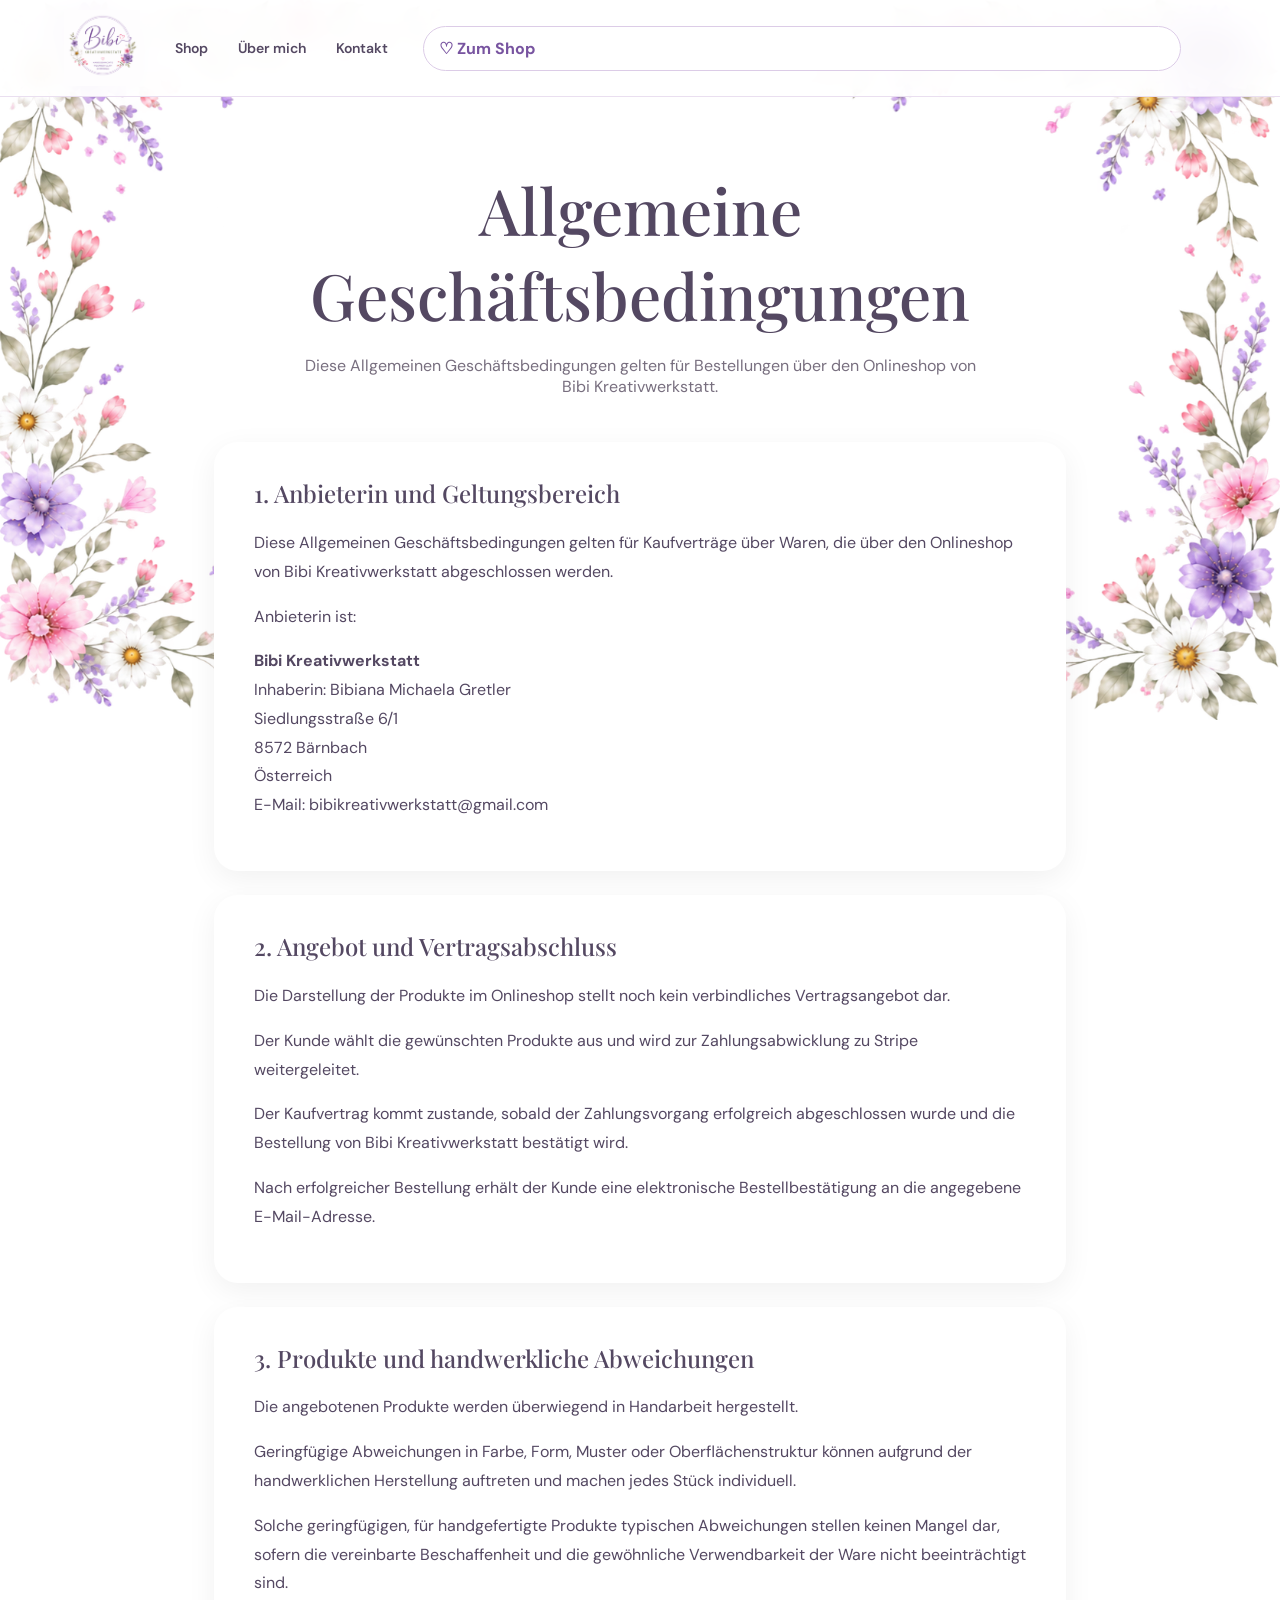
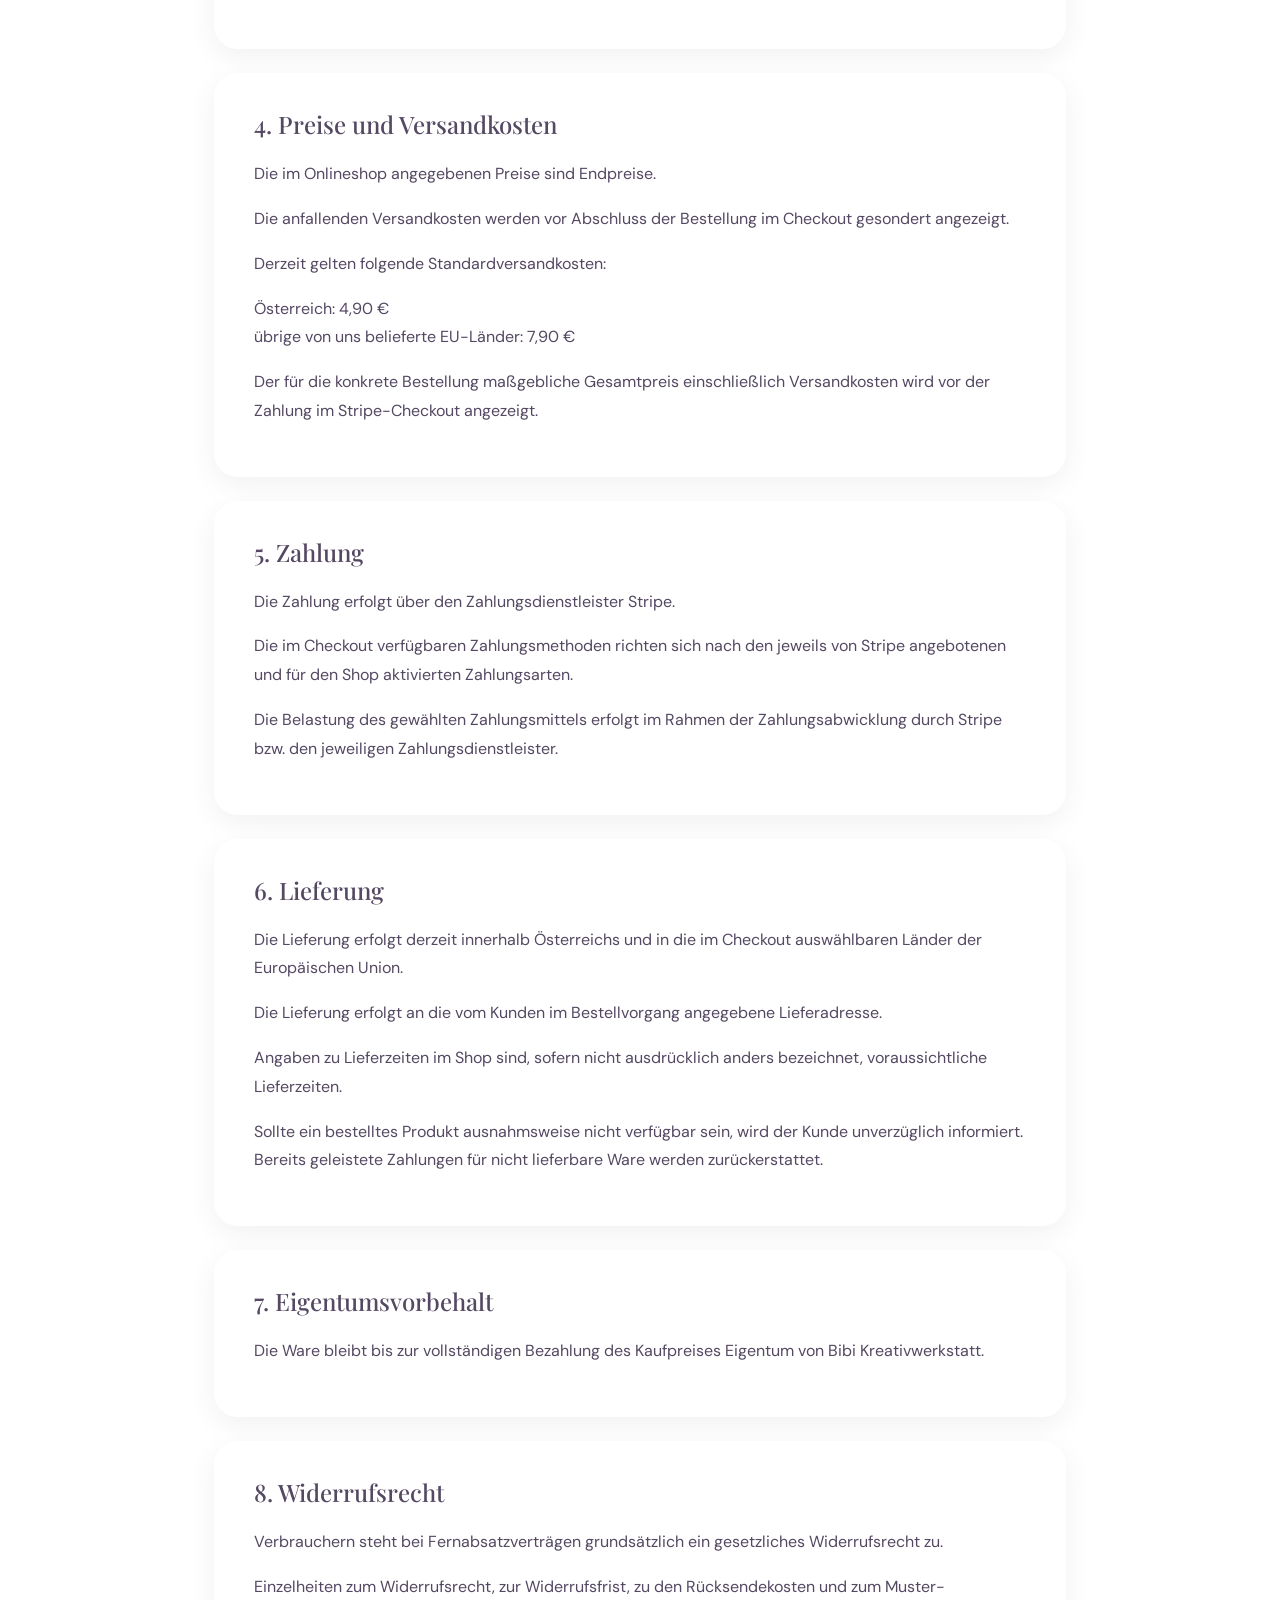
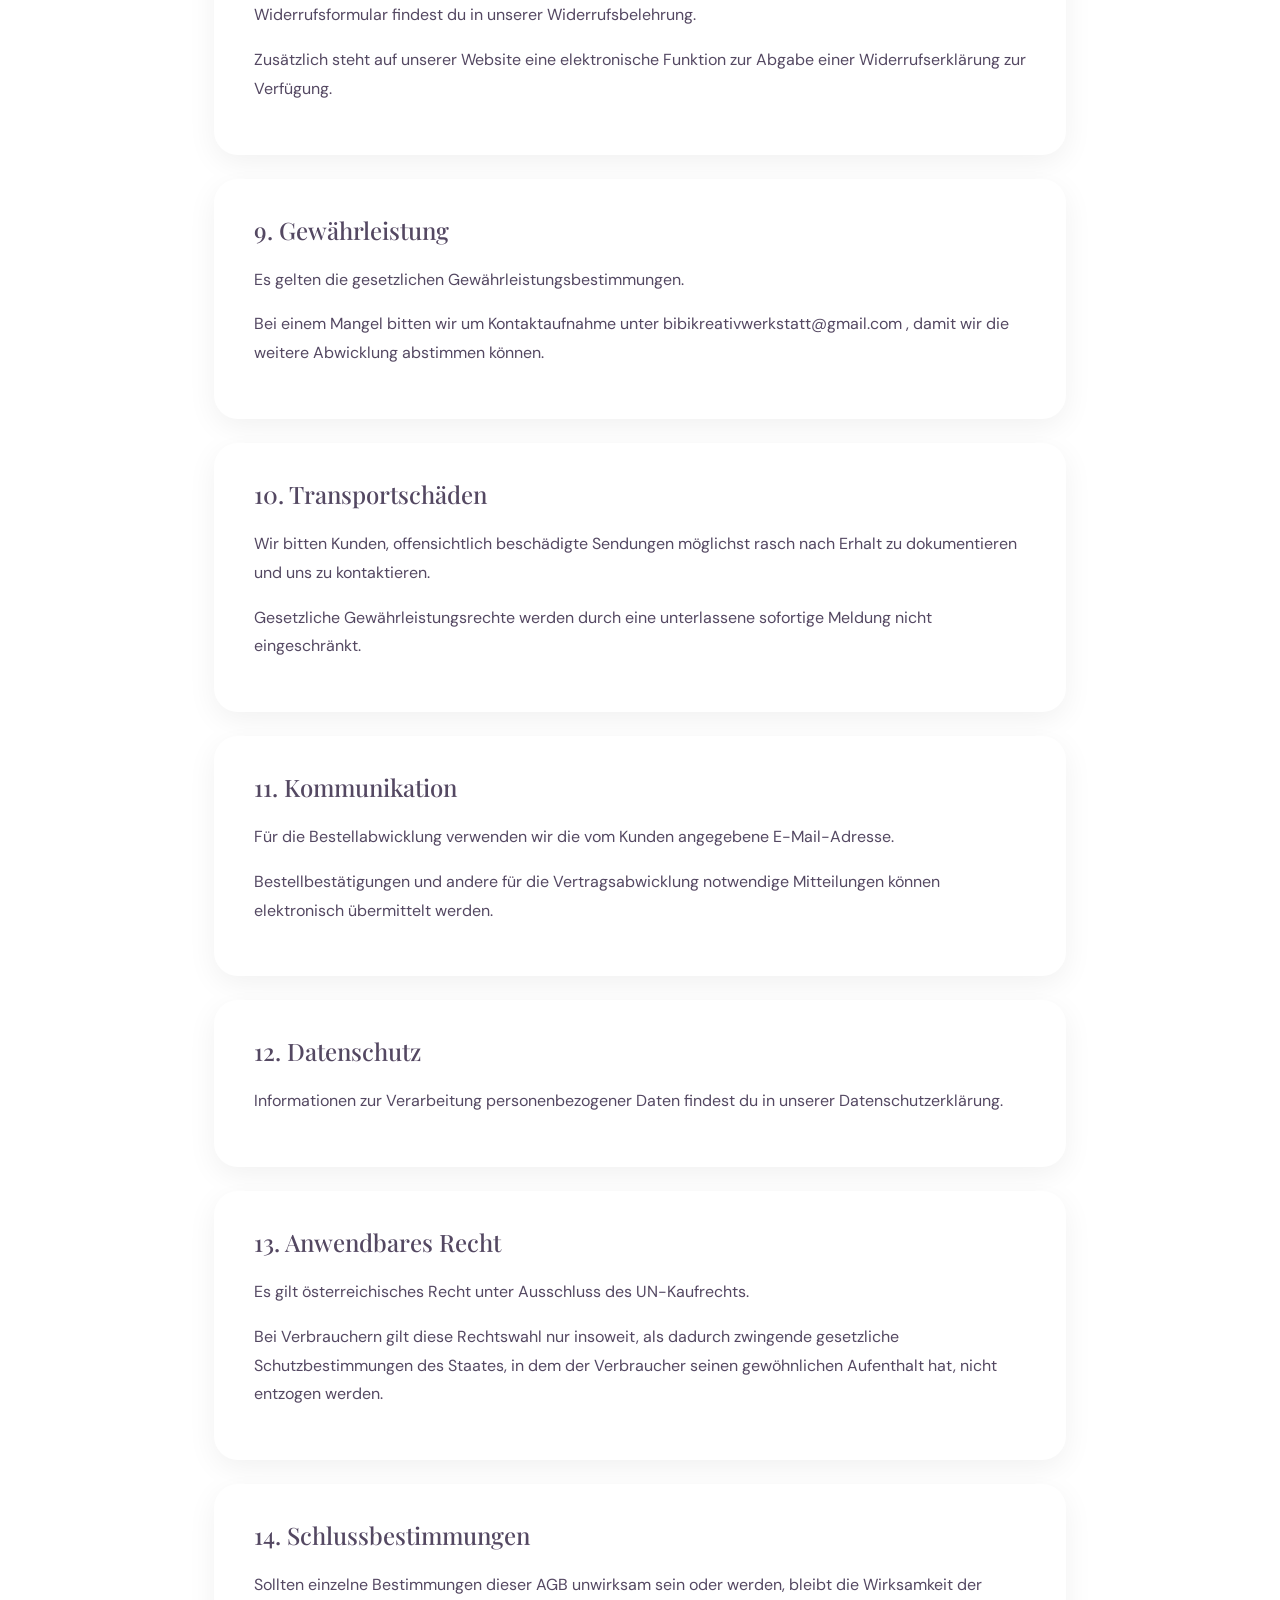
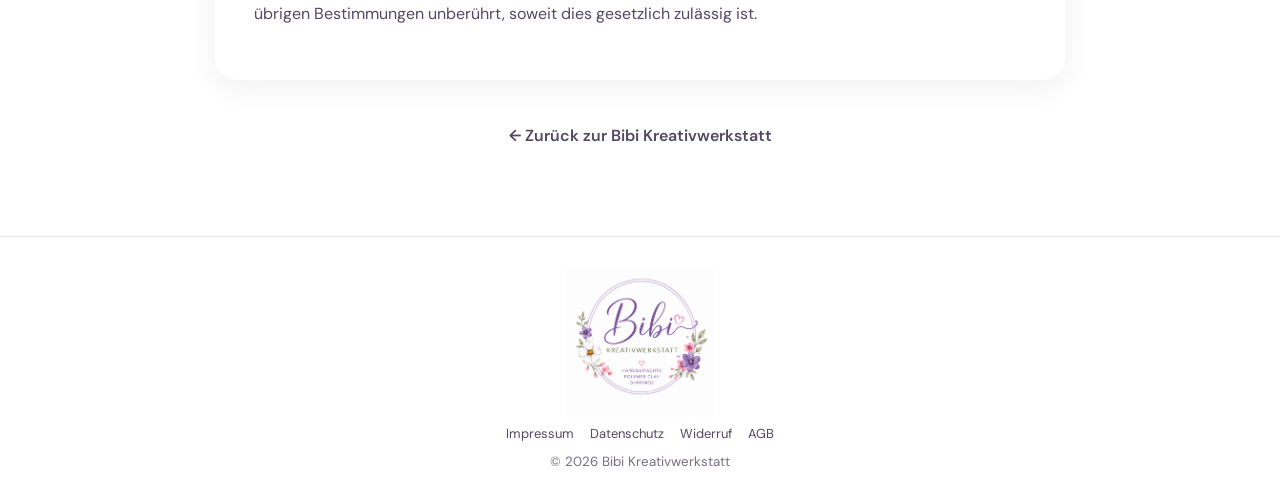
<file: agb.html>
<!DOCTYPE html>
<html lang="de">
<head>
  <meta charset="UTF-8">
  <meta name="viewport" content="width=device-width, initial-scale=1.0">

  <title>AGB | Bibi Kreativwerkstatt</title>

  <link rel="preconnect" href="https://fonts.googleapis.com">
  <link rel="preconnect" href="https://fonts.gstatic.com" crossorigin>
  <link href="https://fonts.googleapis.com/css2?family=DM+Sans:wght@400;500;600;700&family=Great+Vibes&family=Playfair+Display:wght@500;600&display=swap" rel="stylesheet">
  <link rel="stylesheet" href="styles.css">

  <style>
    .legal-page {
      max-width: 900px;
      margin: 0 auto;
      padding: 70px 24px 90px;
    }

    .legal-page h1 {
      font-family: "Playfair Display", serif;
      text-align: center;
      font-size: clamp(2.5rem, 6vw, 4rem);
      margin: 0 0 18px;
    }

    .legal-intro {
      text-align: center;
      max-width: 700px;
      margin: 0 auto 45px;
      color: var(--muted, #786f7f);
    }

    .legal-card {
      background: #fff;
      border-radius: 24px;
      padding: 35px 40px;
      margin-bottom: 24px;
      box-shadow: 0 8px 30px rgba(0,0,0,.06);
    }

    .legal-card h2 {
      font-family: "Playfair Display", serif;
      margin-top: 0;
    }

    .legal-card p,
    .legal-card li {
      line-height: 1.8;
    }

    .legal-card a {
      color: inherit;
    }

    .legal-back {
      display: block;
      width: fit-content;
      margin: 45px auto 0;
      text-decoration: none;
      font-weight: 600;
    }

    @media (max-width: 600px) {
      .legal-page {
        padding: 45px 18px 70px;
      }

      .legal-card {
        padding: 26px 22px;
      }
    }
  </style>
</head>

<body>

<header class="header">
  <a href="index.html#start" class="logo-link">
    <img src="logo.png" alt="Bibi Kreativwerkstatt Logo">
  </a>

  <nav>
    <a href="index.html#shop">Shop</a>
    <a href="index.html#ueber">Über mich</a>
    <a href="index.html#kontakt">Kontakt</a>
  </nav>

  <a href="index.html" class="cart-btn">♡ Zum Shop</a>
</header>

<main class="legal-page">

  <h1>Allgemeine Geschäftsbedingungen</h1>

  <p class="legal-intro">
    Diese Allgemeinen Geschäftsbedingungen gelten für Bestellungen
    über den Onlineshop von Bibi Kreativwerkstatt.
  </p>

  <div class="legal-card">
    <h2>1. Anbieterin und Geltungsbereich</h2>

    <p>
      Diese Allgemeinen Geschäftsbedingungen gelten für
      Kaufverträge über Waren, die über den Onlineshop
      von Bibi Kreativwerkstatt abgeschlossen werden.
    </p>

    <p>
      Anbieterin ist:
    </p>

    <p>
      <strong>Bibi Kreativwerkstatt</strong><br>
      Inhaberin: Bibiana Michaela Gretler<br>
      Siedlungsstraße 6/1<br>
      8572 Bärnbach<br>
      Österreich<br>
      E-Mail:
      <a href="mailto:bibikreativwerkstatt@gmail.com">
        bibikreativwerkstatt@gmail.com
      </a>
    </p>
  </div>

  <div class="legal-card">
    <h2>2. Angebot und Vertragsabschluss</h2>

    <p>
      Die Darstellung der Produkte im Onlineshop stellt noch kein
      verbindliches Vertragsangebot dar.
    </p>

    <p>
      Der Kunde wählt die gewünschten Produkte aus und wird zur
      Zahlungsabwicklung zu Stripe weitergeleitet.
    </p>

    <p>
      Der Kaufvertrag kommt zustande, sobald der Zahlungsvorgang
      erfolgreich abgeschlossen wurde und die Bestellung von
      Bibi Kreativwerkstatt bestätigt wird.
    </p>

    <p>
      Nach erfolgreicher Bestellung erhält der Kunde eine
      elektronische Bestellbestätigung an die angegebene
      E-Mail-Adresse.
    </p>
  </div>

  <div class="legal-card">
    <h2>3. Produkte und handwerkliche Abweichungen</h2>

    <p>
      Die angebotenen Produkte werden überwiegend in Handarbeit
      hergestellt.
    </p>

    <p>
      Geringfügige Abweichungen in Farbe, Form, Muster oder
      Oberflächenstruktur können aufgrund der handwerklichen
      Herstellung auftreten und machen jedes Stück individuell.
    </p>

    <p>
      Solche geringfügigen, für handgefertigte Produkte typischen
      Abweichungen stellen keinen Mangel dar, sofern die vereinbarte
      Beschaffenheit und die gewöhnliche Verwendbarkeit der Ware
      nicht beeinträchtigt sind.
    </p>
  </div>

  <div class="legal-card">
    <h2>4. Preise und Versandkosten</h2>

    <p>
      Die im Onlineshop angegebenen Preise sind Endpreise.
    </p>

    <p>
      Die anfallenden Versandkosten werden vor Abschluss der
      Bestellung im Checkout gesondert angezeigt.
    </p>

    <p>
      Derzeit gelten folgende Standardversandkosten:
    </p>

    <p>
      Österreich: 4,90 €<br>
      übrige von uns belieferte EU-Länder: 7,90 €
    </p>

    <p>
      Der für die konkrete Bestellung maßgebliche Gesamtpreis
      einschließlich Versandkosten wird vor der Zahlung im
      Stripe-Checkout angezeigt.
    </p>
  </div>

  <div class="legal-card">
    <h2>5. Zahlung</h2>

    <p>
      Die Zahlung erfolgt über den Zahlungsdienstleister Stripe.
    </p>

    <p>
      Die im Checkout verfügbaren Zahlungsmethoden richten sich
      nach den jeweils von Stripe angebotenen und für den Shop
      aktivierten Zahlungsarten.
    </p>

    <p>
      Die Belastung des gewählten Zahlungsmittels erfolgt im Rahmen
      der Zahlungsabwicklung durch Stripe bzw. den jeweiligen
      Zahlungsdienstleister.
    </p>
  </div>

  <div class="legal-card">
    <h2>6. Lieferung</h2>

    <p>
      Die Lieferung erfolgt derzeit innerhalb Österreichs und in
      die im Checkout auswählbaren Länder der Europäischen Union.
    </p>

    <p>
      Die Lieferung erfolgt an die vom Kunden im Bestellvorgang
      angegebene Lieferadresse.
    </p>

    <p>
      Angaben zu Lieferzeiten im Shop sind, sofern nicht ausdrücklich
      anders bezeichnet, voraussichtliche Lieferzeiten.
    </p>

    <p>
      Sollte ein bestelltes Produkt ausnahmsweise nicht verfügbar
      sein, wird der Kunde unverzüglich informiert. Bereits geleistete
      Zahlungen für nicht lieferbare Ware werden zurückerstattet.
    </p>
  </div>

  <div class="legal-card">
    <h2>7. Eigentumsvorbehalt</h2>

    <p>
      Die Ware bleibt bis zur vollständigen Bezahlung des
      Kaufpreises Eigentum von Bibi Kreativwerkstatt.
    </p>
  </div>

  <div class="legal-card">
    <h2>8. Widerrufsrecht</h2>

    <p>
      Verbrauchern steht bei Fernabsatzverträgen grundsätzlich
      ein gesetzliches Widerrufsrecht zu.
    </p>

    <p>
      Einzelheiten zum Widerrufsrecht, zur Widerrufsfrist,
      zu den Rücksendekosten und zum Muster-Widerrufsformular
      findest du in unserer
      <a href="widerruf.html">Widerrufsbelehrung</a>.
    </p>

    <p>
      Zusätzlich steht auf unserer Website eine elektronische
      Funktion zur Abgabe einer Widerrufserklärung zur Verfügung.
    </p>
  </div>

  <div class="legal-card">
    <h2>9. Gewährleistung</h2>

    <p>
      Es gelten die gesetzlichen Gewährleistungsbestimmungen.
    </p>

    <p>
      Bei einem Mangel bitten wir um Kontaktaufnahme unter
      <a href="mailto:bibikreativwerkstatt@gmail.com">
        bibikreativwerkstatt@gmail.com
      </a>,
      damit wir die weitere Abwicklung abstimmen können.
    </p>
  </div>

  <div class="legal-card">
    <h2>10. Transportschäden</h2>

    <p>
      Wir bitten Kunden, offensichtlich beschädigte Sendungen
      möglichst rasch nach Erhalt zu dokumentieren und uns zu
      kontaktieren.
    </p>

    <p>
      Gesetzliche Gewährleistungsrechte werden durch eine
      unterlassene sofortige Meldung nicht eingeschränkt.
    </p>
  </div>

  <div class="legal-card">
    <h2>11. Kommunikation</h2>

    <p>
      Für die Bestellabwicklung verwenden wir die vom Kunden
      angegebene E-Mail-Adresse.
    </p>

    <p>
      Bestellbestätigungen und andere für die Vertragsabwicklung
      notwendige Mitteilungen können elektronisch übermittelt werden.
    </p>
  </div>

  <div class="legal-card">
    <h2>12. Datenschutz</h2>

    <p>
      Informationen zur Verarbeitung personenbezogener Daten
      findest du in unserer
      <a href="datenschutz.html">Datenschutzerklärung</a>.
    </p>
  </div>

  <div class="legal-card">
    <h2>13. Anwendbares Recht</h2>

    <p>
      Es gilt österreichisches Recht unter Ausschluss des
      UN-Kaufrechts.
    </p>

    <p>
      Bei Verbrauchern gilt diese Rechtswahl nur insoweit,
      als dadurch zwingende gesetzliche Schutzbestimmungen
      des Staates, in dem der Verbraucher seinen gewöhnlichen
      Aufenthalt hat, nicht entzogen werden.
    </p>
  </div>

  <div class="legal-card">
    <h2>14. Schlussbestimmungen</h2>

    <p>
      Sollten einzelne Bestimmungen dieser AGB unwirksam sein
      oder werden, bleibt die Wirksamkeit der übrigen Bestimmungen
      unberührt, soweit dies gesetzlich zulässig ist.
    </p>
  </div>

  <a class="legal-back" href="index.html">
    ← Zurück zur Bibi Kreativwerkstatt
  </a>

</main>

<footer>
  <img src="logo.png" alt="Bibi Kreativwerkstatt">

  <div class="footer-links">
    <a href="impressum.html">Impressum</a>
    <a href="datenschutz.html">Datenschutz</a>
    <a href="widerruf.html">Widerruf</a>
    <a href="agb.html">AGB</a>
  </div>

  <small>© 2026 Bibi Kreativwerkstatt</small>
</footer>

</body>
</html>
</file>
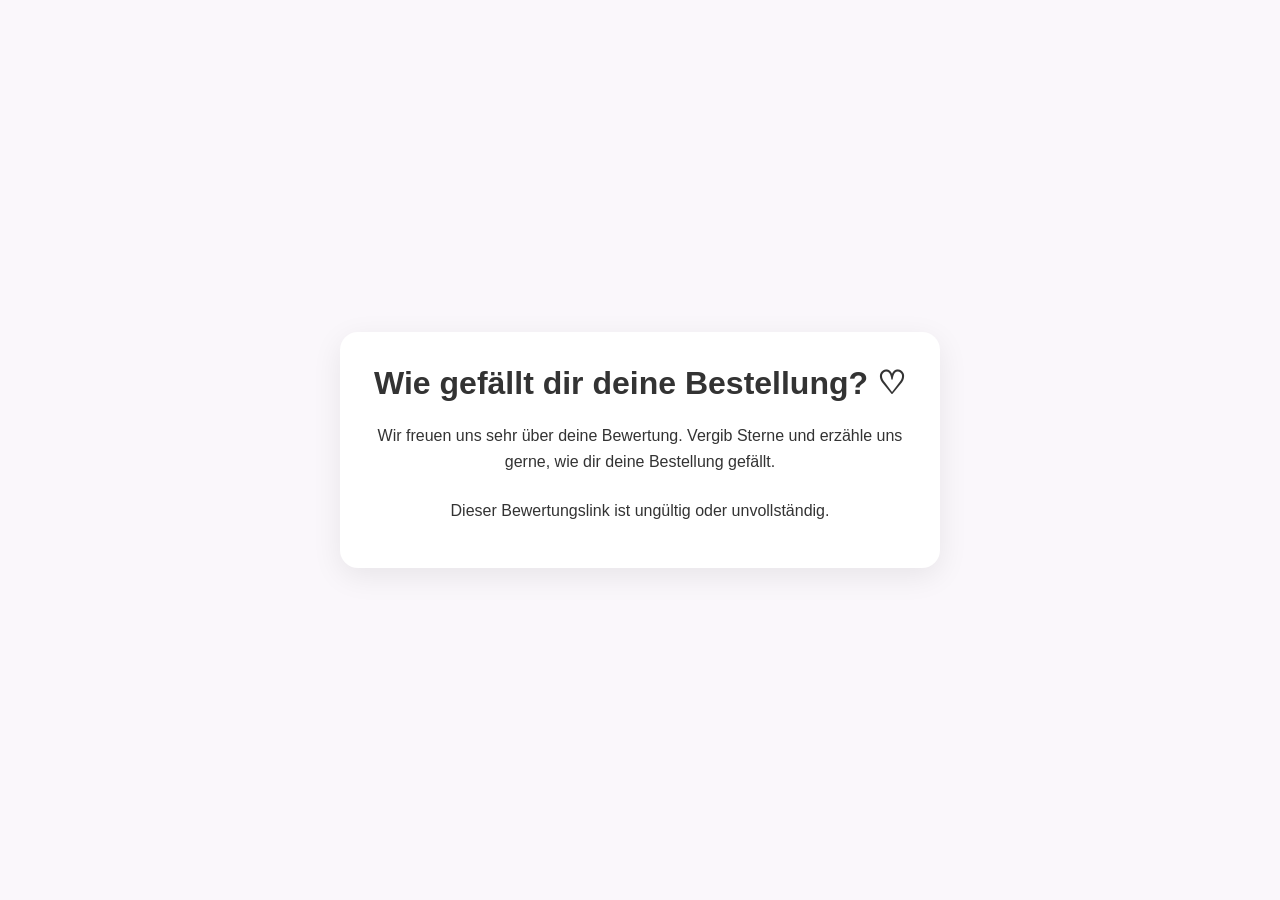
<file: bewertung.html>
<!DOCTYPE html>
<html lang="de">
<head>
  <meta charset="UTF-8">
  <meta name="viewport" content="width=device-width, initial-scale=1.0">

  <title>Bewertung abgeben | Bibi Kreativwerkstatt</title>

  <style>
    * {
      box-sizing: border-box;
    }

    body {
      margin: 0;
      min-height: 100vh;
      font-family: Arial, sans-serif;
      background: #faf7fb;
      color: #333;
      display: flex;
      align-items: center;
      justify-content: center;
      padding: 20px;
    }

    .review-box {
      width: 100%;
      max-width: 600px;
      background: white;
      border-radius: 18px;
      padding: 32px;
      box-shadow: 0 8px 30px rgba(0, 0, 0, 0.08);
      text-align: center;
    }

    h1 {
      margin-top: 0;
    }

    .intro {
      line-height: 1.6;
      margin-bottom: 28px;
    }

    .stars {
      display: flex;
      justify-content: center;
      gap: 8px;
      margin: 15px 0 25px;
    }

    .star {
      border: 0;
      background: transparent;
      font-size: 42px;
      cursor: pointer;
      color: #ccc;
      padding: 2px;
    }

    .star.active {
      color: #f2b01e;
    }

    textarea {
      width: 100%;
      min-height: 130px;
      resize: vertical;
      padding: 12px;
      border: 1px solid #ddd;
      border-radius: 10px;
      font: inherit;
      margin-top: 8px;
    }

    .submit-button {
      width: 100%;
      border: 0;
      border-radius: 10px;
      padding: 14px 20px;
      margin-top: 20px;
      cursor: pointer;
      font-size: 16px;
      font-weight: bold;
      background: #76558f;
      color: white;
    }

    .submit-button:hover {
      opacity: 0.9;
    }
  </style>
</head>

<body>

  <main class="review-box">

    <h1>Wie gefällt dir deine Bestellung? ♡</h1>

    <p class="intro">
      Wir freuen uns sehr über deine Bewertung.
      Vergib Sterne und erzähle uns gerne, wie dir deine
      Bestellung gefällt.
    </p>

    <form id="reviewForm">

      <p><strong>Deine Bewertung</strong></p>

      <div class="stars" id="stars">
        <button type="button" class="star" data-rating="1">★</button>
        <button type="button" class="star" data-rating="2">★</button>
        <button type="button" class="star" data-rating="3">★</button>
        <button type="button" class="star" data-rating="4">★</button>
        <button type="button" class="star" data-rating="5">★</button>
      </div>

      <textarea
        id="comment"
        maxlength="1000"
        placeholder="Schreib uns gerne ein paar Worte zu deiner Bestellung..."
      ></textarea>

      <button type="submit" class="submit-button">
        Bewertung absenden
      </button>

    </form>

  </main>

  <script>
    let selectedRating = 0;

const params = new URLSearchParams(window.location.search);
const reviewToken = params.get("token");

if (!reviewToken) {
  document.getElementById("reviewForm").innerHTML = `
    <p>
      Dieser Bewertungslink ist ungültig oder unvollständig.
    </p>
  `;
}

if (reviewToken) {
  fetch(
    `https://throbbing-breeze-6d1d.bibikreativwerkstatt.workers.dev/review-info?token=${encodeURIComponent(reviewToken)}`
  )
    .then(async response => {
      const data = await response.json();

      if (!response.ok) {
        throw new Error(
          data.error || "Bewertungslink konnte nicht geprüft werden."
        );
      }

      return data;
    })
    .then(data => {
      console.log("Bewertungslink gültig:", data);
    })
    .catch(error => {
  document.getElementById("reviewForm").textContent =
    error.message;
});
}

    
    const stars = document.querySelectorAll(".star");

    stars.forEach(star => {
      star.addEventListener("click", () => {
        selectedRating = Number(star.dataset.rating);

        stars.forEach(item => {
          const rating = Number(item.dataset.rating);

          item.classList.toggle(
            "active",
            rating <= selectedRating
          );
        });
      });
    });

   document
  .getElementById("reviewForm")
  .addEventListener("submit", async event => {
    event.preventDefault();

    if (selectedRating < 1) {
      alert("Bitte wähle zuerst 1 bis 5 Sterne aus.");
      return;
    }

    if (!reviewToken) {
      alert("Dieser Bewertungslink ist ungültig.");
      return;
    }

    const comment =
      document.getElementById("comment").value.trim();

    const submitButton =
      document.querySelector(".submit-button");

    submitButton.disabled = true;
    submitButton.textContent = "Wird gesendet...";

    try {
      const response = await fetch(
        "https://throbbing-breeze-6d1d.bibikreativwerkstatt.workers.dev/review-submit",
        {
          method: "POST",
          headers: {
            "Content-Type": "application/json"
          },
          body: JSON.stringify({
            token: reviewToken,
            rating: selectedRating,
            comment
          })
        }
      );

      const data = await response.json();

      if (!response.ok) {
        throw new Error(
          data.error || "Bewertung konnte nicht gespeichert werden."
        );
      }

      const reviewForm =
        document.getElementById("reviewForm");

      reviewForm.innerHTML = "";

     const message = document.createElement("p");
message.textContent =
  data.message || "Vielen Dank für deine Bewertung!";

reviewForm.appendChild(message);

if (data.discountCode) {
  const reward = document.createElement("div");

  reward.style.marginTop = "24px";
  reward.style.padding = "20px";
  reward.style.background = "#f7f1fa";
  reward.style.borderRadius = "14px";

  const rewardText = document.createElement("p");
  rewardText.textContent =
    `Als Dankeschön erhältst du ${data.discountPercent} % Rabatt auf deine nächste Bestellung ♡`;

  const code = document.createElement("strong");
  code.textContent = data.discountCode;

  code.style.display = "block";
  code.style.fontSize = "22px";
  code.style.margin = "12px 0";
  code.style.letterSpacing = "1px";
  code.style.color = "#76558f";

  const info = document.createElement("small");
  info.textContent =
    "Dieser Rabattcode kann einmal verwendet werden.";

  reward.appendChild(rewardText);
  reward.appendChild(code);
  reward.appendChild(info);

  reviewForm.appendChild(reward);
}

    } catch (error) {
      alert(error.message);

      submitButton.disabled = false;
      submitButton.textContent = "Bewertung absenden";
    }
  });
  </script>

</body>
</html>
</file>
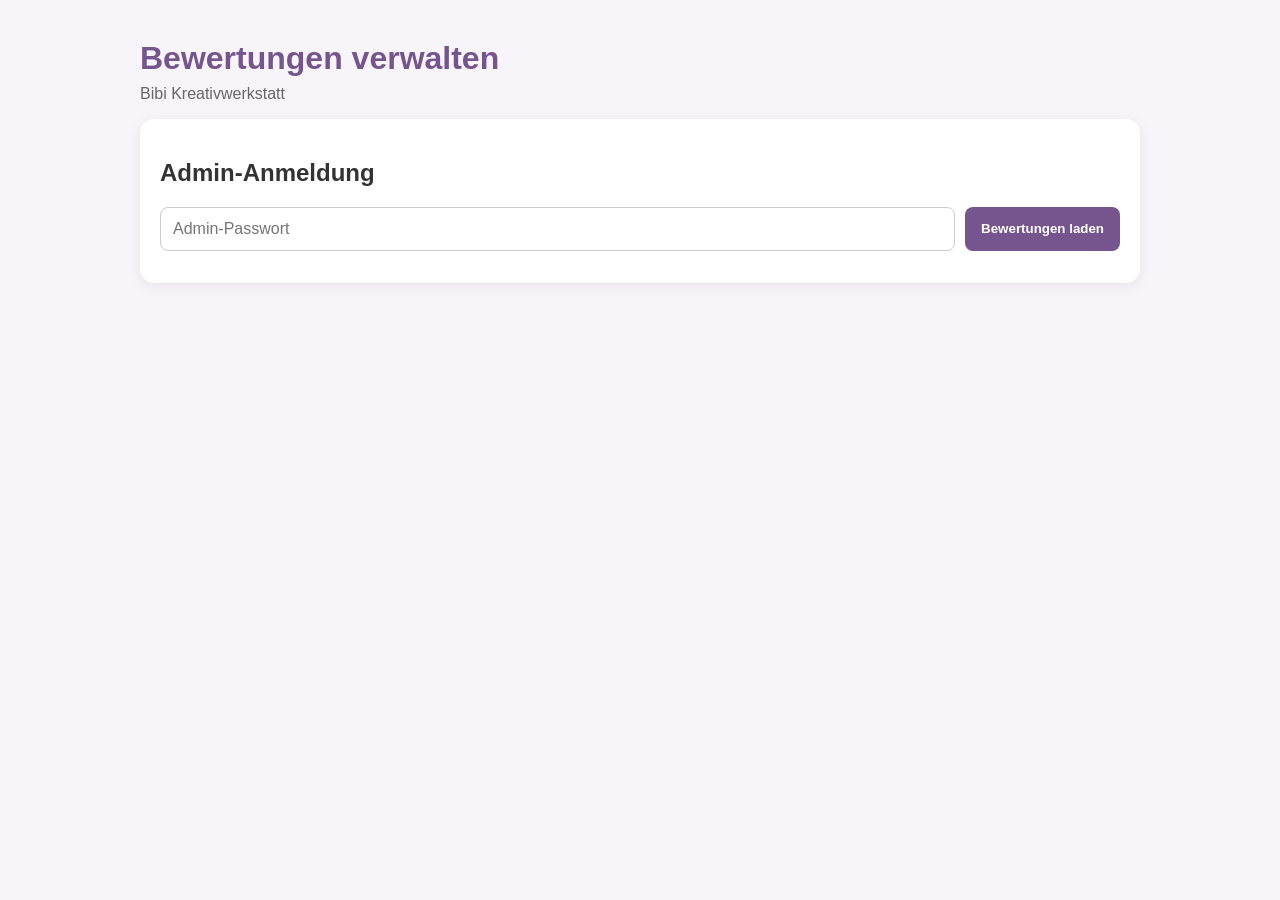
<file: bewertungen-admin.html>
<!DOCTYPE html>
<html lang="de">
<head>
  <meta charset="UTF-8">
  <meta name="viewport" content="width=device-width, initial-scale=1.0">

  <title>Bewertungen verwalten | Bibi Kreativwerkstatt</title>

  <meta name="robots" content="noindex,nofollow">

  <style>
    * {
      box-sizing: border-box;
    }

    body {
      margin: 0;
      font-family: Arial, sans-serif;
      background: #f8f5fa;
      color: #333;
    }

    .admin-container {
      width: min(1000px, calc(100% - 32px));
      margin: 40px auto;
    }

    h1 {
      color: #76558f;
      margin-bottom: 8px;
    }

    .subtitle {
      margin-top: 0;
      color: #666;
    }

    .login-box,
    .review-card {
      background: white;
      border-radius: 14px;
      padding: 20px;
      margin-bottom: 18px;
      box-shadow: 0 3px 14px rgba(0,0,0,0.08);
    }

    .login-row {
      display: flex;
      gap: 10px;
      flex-wrap: wrap;
    }

    input {
      flex: 1;
      min-width: 220px;
      padding: 12px;
      border: 1px solid #ccc;
      border-radius: 8px;
      font-size: 16px;
    }

    button {
      border: 0;
      border-radius: 8px;
      padding: 11px 16px;
      cursor: pointer;
      font-weight: bold;
    }

    .primary {
      background: #76558f;
      color: white;
    }

    .publish {
      background: #e5f5e8;
      color: #276738;
    }

    .hide {
      background: #fff3d9;
      color: #765b19;
    }

    .delete {
      background: #fbe4e4;
      color: #9b2727;
    }

    .stars {
      color: #d6a300;
      font-size: 21px;
      letter-spacing: 2px;
    }

    .review-meta {
      color: #777;
      font-size: 14px;
      margin: 8px 0;
    }

    .comment {
      margin: 16px 0;
      white-space: pre-wrap;
    }

    .actions {
      display: flex;
      gap: 8px;
      flex-wrap: wrap;
      margin-top: 15px;
    }

    .status {
      margin-top: 12px;
      font-weight: bold;
    }

    .error {
      color: #a32020;
    }

    .success {
      color: #28713a;
    }

    .published-badge {
      display: inline-block;
      padding: 5px 9px;
      border-radius: 999px;
      background: #e5f5e8;
      color: #276738;
      font-size: 13px;
      font-weight: bold;
    }

    .hidden-badge {
      display: inline-block;
      padding: 5px 9px;
      border-radius: 999px;
      background: #eee;
      color: #555;
      font-size: 13px;
      font-weight: bold;
    }
  </style>
</head>

<body>

  <main class="admin-container">

    <h1>Bewertungen verwalten</h1>
    <p class="subtitle">
      Bibi Kreativwerkstatt
    </p>

    <section class="login-box">
      <h2>Admin-Anmeldung</h2>

      <div class="login-row">
        <input
          type="password"
          id="adminSecret"
          placeholder="Admin-Passwort"
          autocomplete="current-password"
        >

        <button
          type="button"
          id="loginButton"
          class="primary"
        >
          Bewertungen laden
        </button>
      </div>

      <div id="status" class="status"></div>
    </section>

<section class="login-box" id="ordersBox" style="display: none;">
  <h2>Offene Bestellungen</h2>

  <p>
    Bestellungen, die noch nicht als versendet markiert wurden.
  </p>

  <div id="ordersContainer"></div>

  <div id="ordersStatus" class="status"></div>
</section>

    
<section class="login-box" id="manualReviewMailBox" style="display: none;">
  <h2>Bewertungsmail manuell senden</h2>

  <p>
    Für Kundinnen und Kunden, die ihre Ohrringe persönlich gekauft haben.
  </p>

  <div class="login-row">
    <input
      type="text"
      id="manualCustomerName"
      placeholder="Name"
      autocomplete="name"
    >

    <input
      type="email"
      id="manualCustomerEmail"
      placeholder="E-Mail-Adresse"
      autocomplete="email"
    >

    <button
      type="button"
      id="sendReviewMailButton"
      class="primary"
    >
      Bewertungsmail senden
    </button>
  </div>

  <div id="mailStatus" class="status"></div>
</section>

    
    <section id="reviewsContainer"></section>

  </main>

<script>
const WORKER =
  "https://throbbing-breeze-6d1d.bibikreativwerkstatt.workers.dev";

const secretInput =
  document.getElementById("adminSecret");

const loginButton =
  document.getElementById("loginButton");

const statusElement =
  document.getElementById("status");

const reviewsContainer =
  document.getElementById("reviewsContainer");

const manualCustomerName =
  document.getElementById("manualCustomerName");

const manualCustomerEmail =
  document.getElementById("manualCustomerEmail");

const sendReviewMailButton =
  document.getElementById("sendReviewMailButton");

const mailStatus =
  document.getElementById("mailStatus");

  const ordersBox =
  document.getElementById("ordersBox");

const ordersContainer =
  document.getElementById("ordersContainer");

const ordersStatus =
  document.getElementById("ordersStatus");

loginButton.onclick = () => {
  loadReviews();
};

sendReviewMailButton.onclick = () => {
  sendManualReviewMail();
};

  
secretInput.addEventListener("keydown", event => {
  if (event.key === "Enter") {
    loadReviews();
  }
});


async function sendManualReviewMail() {

  const secret = secretInput.value.trim();
  const name = manualCustomerName.value.trim();
  const email = manualCustomerEmail.value.trim();

  if (!secret) {
    mailStatus.textContent =
      "Bitte zuerst das Admin-Passwort eingeben.";
    mailStatus.className = "status error";
    return;
  }

  if (!name) {
    mailStatus.textContent =
      "Bitte einen Namen eingeben.";
    mailStatus.className = "status error";
    return;
  }

  if (!email) {
    mailStatus.textContent =
      "Bitte eine E-Mail-Adresse eingeben.";
    mailStatus.className = "status error";
    return;
  }

  if (!manualCustomerEmail.checkValidity()) {
    mailStatus.textContent =
      "Bitte eine gültige E-Mail-Adresse eingeben.";
    mailStatus.className = "status error";
    return;
  }

  mailStatus.textContent =
    "Bewertungsmail wird versendet …";
  mailStatus.className = "status";

  try {

    const response = await fetch(
      `${WORKER}/admin/send-review-mail`,
      {
        method: "POST",

        headers: {
          "Content-Type": "application/json",
          "X-Admin-Secret": secret
        },

        body: JSON.stringify({
          name,
          email
        })
      }
    );

    const data = await response.json();

    if (!response.ok || !data.ok) {
      throw new Error(
        data.error ||
        "Bewertungsmail konnte nicht versendet werden."
      );
    }

    mailStatus.textContent =
      `Bewertungsmail wurde an ${email} versendet.`;
    mailStatus.className = "status success";

    manualCustomerName.value = "";
    manualCustomerEmail.value = "";

  } catch (error) {

    mailStatus.textContent =
      error.message ||
      "Bewertungsmail konnte nicht versendet werden.";

    mailStatus.className = "status error";
  }
}

  
async function loadReviews() {

  const secret = secretInput.value;

  if (!secret) {
    showStatus(
      "Bitte Admin-Passwort eingeben.",
      true
    );
    return;
  }

  showStatus("Bewertungen werden geladen …");

  try {

    const response = await fetch(
      `${WORKER}/admin/reviews`,
      {
        headers: {
          "X-Admin-Secret": secret
        }
      }
    );

    const data = await response.json();

    if (!response.ok || !data.ok) {
      throw new Error(
        data.error || "Bewertungen konnten nicht geladen werden."
      );
    }

   renderReviews(data.reviews || []);

document.getElementById("manualReviewMailBox").style.display = "block";

await loadOrders();

showStatus(
  `${data.reviews.length} Bewertung(en) geladen.`,
  false
);

  } catch (error) {

    reviewsContainer.innerHTML = "";

    document.getElementById("manualReviewMailBox").style.display = "none";

    showStatus(
      error.message || "Fehler beim Laden.",
      true
    );
  }
}

async function loadOrders() {

  const secret = secretInput.value.trim();

  ordersStatus.textContent =
    "Bestellungen werden geladen …";

  ordersStatus.className = "status";

  try {

    const response = await fetch(
      `${WORKER}/admin/orders`,
      {
        headers: {
          "X-Admin-Secret": secret
        }
      }
    );

    const data = await response.json();

    if (!response.ok || !data.ok) {
      throw new Error(
        data.error ||
        "Bestellungen konnten nicht geladen werden."
      );
    }

    renderOrders(data.orders || []);

    ordersBox.style.display = "block";

    ordersStatus.textContent =
      `${data.orders.length} offene Bestellung(en).`;

    ordersStatus.className =
      "status success";

  } catch (error) {

    ordersContainer.innerHTML = "";

    ordersBox.style.display = "block";

    ordersStatus.textContent =
      error.message ||
      "Bestellungen konnten nicht geladen werden.";

    ordersStatus.className =
      "status error";
  }
}

function renderOrders(orders) {

  ordersContainer.innerHTML = "";

  if (!orders.length) {

    ordersContainer.innerHTML =
      "<p>Aktuell gibt es keine offenen Bestellungen. 🎉</p>";

    return;
  }

  orders.forEach(order => {

    const card =
      document.createElement("article");

    card.className = "review-card";


    const title =
      document.createElement("h3");

    title.textContent =
      order.customer_name || "Kunde";


    const orderNumber =
      document.createElement("div");

    orderNumber.className = "review-meta";

    orderNumber.textContent =
      `Bestellung: ${order.order_number || ""}`;


    const email =
      document.createElement("div");

    email.className = "review-meta";

    email.textContent =
      `E-Mail: ${order.customer_email || ""}`;


    const products =
      document.createElement("div");

    products.className = "comment";

    products.textContent =
      order.products || "";


    const date =
      document.createElement("div");

    date.className = "review-meta";

    date.textContent =
      order.purchased_at
        ? "Bestellt am: " +
          new Date(order.purchased_at)
            .toLocaleString("de-AT")
        : "";


    const actions =
      document.createElement("div");

actions.className = "actions";


const shippedButton =
  document.createElement("button");

shippedButton.textContent =
  "📦 Versand bestätigen";

shippedButton.className =
  "publish";

shippedButton.onclick = () =>
  markOrderShipped(order.id);


const doneButton =
  document.createElement("button");

doneButton.textContent =
  "✓ Ohne Mail erledigen";

doneButton.className =
  "hide";

doneButton.onclick = () =>
  markOrderDone(order.id);


actions.appendChild(shippedButton);
actions.appendChild(doneButton);


card.appendChild(title);
card.appendChild(orderNumber);
card.appendChild(email);
card.appendChild(products);
card.appendChild(date);
card.appendChild(actions);

ordersContainer.appendChild(card);
  });
}

async function markOrderDone(id) {

  if (
    !confirm(
      "Diese Bestellung wirklich ohne Versandmail als erledigt markieren?"
    )
  ) {
    return;
  }

  const secret = secretInput.value.trim();

  try {

    const response = await fetch(
      `${WORKER}/admin/order-done`,
      {
        method: "POST",

        headers: {
          "Content-Type": "application/json",
          "X-Admin-Secret": secret
        },

        body: JSON.stringify({
          id
        })
      }
    );

    const data = await response.json();

    if (!response.ok || !data.ok) {
      throw new Error(
        data.error ||
        "Bestellung konnte nicht erledigt werden."
      );
    }

    await loadOrders();

  } catch (error) {

    ordersStatus.textContent =
      error.message ||
      "Bestellung konnte nicht erledigt werden.";

    ordersStatus.className =
      "status error";
  }
}


async function markOrderShipped(id) {

  if (
    !confirm(
      "Versand bestätigen und Versandmail an den Kunden senden?"
    )
  ) {
    return;
  }

  const secret = secretInput.value.trim();

  try {

    const response = await fetch(
      `${WORKER}/admin/order-shipped`,
      {
        method: "POST",

        headers: {
          "Content-Type": "application/json",
          "X-Admin-Secret": secret
        },

        body: JSON.stringify({
          id
        })
      }
    );

    const data = await response.json();

    if (!response.ok || !data.ok) {
      throw new Error(
        data.error ||
        "Versandbestätigung konnte nicht gesendet werden."
      );
    }

    ordersStatus.textContent =
      "Versandmail wurde gesendet.";

    ordersStatus.className =
      "status success";

    await loadOrders();

  } catch (error) {

    ordersStatus.textContent =
      error.message ||
      "Versandbestätigung konnte nicht gesendet werden.";

    ordersStatus.className =
      "status error";
  }
}
  
  
function renderReviews(reviews) {

  reviewsContainer.innerHTML = "";

  if (!reviews.length) {
    reviewsContainer.textContent =
      "Noch keine Bewertungen vorhanden.";
    return;
  }

  reviews.forEach(review => {

    const card =
      document.createElement("article");

    card.className = "review-card";


    const stars =
      document.createElement("div");

    stars.className = "stars";

    const rating =
      Math.max(
        0,
        Math.min(5, Number(review.rating) || 0)
      );

    stars.textContent =
      "★".repeat(rating) +
      "☆".repeat(5 - rating);


    const title =
      document.createElement("h3");

    title.textContent =
      review.customer_name || "Kundin";


    const meta =
      document.createElement("div");

    meta.className = "review-meta";

    const date =
      review.created_at
        ? new Date(review.created_at).toLocaleString("de-AT")
        : "";

  
if (
  String(review.order_number || "").startsWith("MANUELL-")
) {
  meta.textContent = date;
} else {
  meta.textContent =
    `${review.order_number || ""} · ${date}`;
}


    const products =
      document.createElement("div");

    products.className = "review-meta";

    if (
  String(review.order_number || "").startsWith("MANUELL-")
) {
  products.textContent = "";
} else {
  products.textContent =
    review.products || "";
}


    const comment =
      document.createElement("div");

    comment.className = "comment";

    comment.textContent =
      review.comment || "Kein Kommentar";


    const badge =
      document.createElement("span");

    if (Number(review.published) === 1) {

      badge.className = "published-badge";
      badge.textContent = "Veröffentlicht";

    } else {

      badge.className = "hidden-badge";
      badge.textContent = "Nicht veröffentlicht";
    }


    const actions =
      document.createElement("div");

    actions.className = "actions";


    const publishButton =
      document.createElement("button");

    if (Number(review.published) === 1) {

      publishButton.textContent = "Ausblenden";
      publishButton.className = "hide";

      publishButton.onclick = () =>
        setPublished(review.id, false);

    } else {

      publishButton.textContent = "Freigeben";
      publishButton.className = "publish";

      publishButton.onclick = () =>
        setPublished(review.id, true);
    }


    const deleteButton =
      document.createElement("button");

    deleteButton.textContent = "Löschen";
    deleteButton.className = "delete";

    deleteButton.onclick = () =>
      deleteReview(review.id);


    actions.appendChild(publishButton);
    actions.appendChild(deleteButton);

    card.appendChild(stars);
    card.appendChild(title);
    card.appendChild(meta);
    card.appendChild(products);
    card.appendChild(comment);
    card.appendChild(badge);
    card.appendChild(actions);

    reviewsContainer.appendChild(card);
  });
}


async function setPublished(id, published) {

  const secret = secretInput.value;

  try {

    const response = await fetch(
      `${WORKER}/admin/review-publish`,
      {
        method: "POST",

        headers: {
          "Content-Type": "application/json",
          "X-Admin-Secret": secret
        },

        body: JSON.stringify({
          id,
          published
        })
      }
    );

    const data = await response.json();

    if (!response.ok || !data.ok) {
      throw new Error(
        data.error || "Änderung fehlgeschlagen."
      );
    }

    await loadReviews();

  } catch (error) {

    showStatus(
      error.message || "Änderung fehlgeschlagen.",
      true
    );
  }
}


async function deleteReview(id) {

  if (
    !confirm(
      "Diese Bewertung wirklich dauerhaft löschen?"
    )
  ) {
    return;
  }

  const secret = secretInput.value;

  try {

    const response = await fetch(
      `${WORKER}/admin/review-delete`,
      {
        method: "POST",

        headers: {
          "Content-Type": "application/json",
          "X-Admin-Secret": secret
        },

        body: JSON.stringify({
          id
        })
      }
    );

    const data = await response.json();

    if (!response.ok || !data.ok) {
      throw new Error(
        data.error || "Löschen fehlgeschlagen."
      );
    }

    await loadReviews();

  } catch (error) {

    showStatus(
      error.message || "Löschen fehlgeschlagen.",
      true
    );
  }
}


function showStatus(message, isError = false) {

  statusElement.textContent = message;

  statusElement.className =
    isError
      ? "status error"
      : "status success";
}
</script>

</body>
</html>
</file>
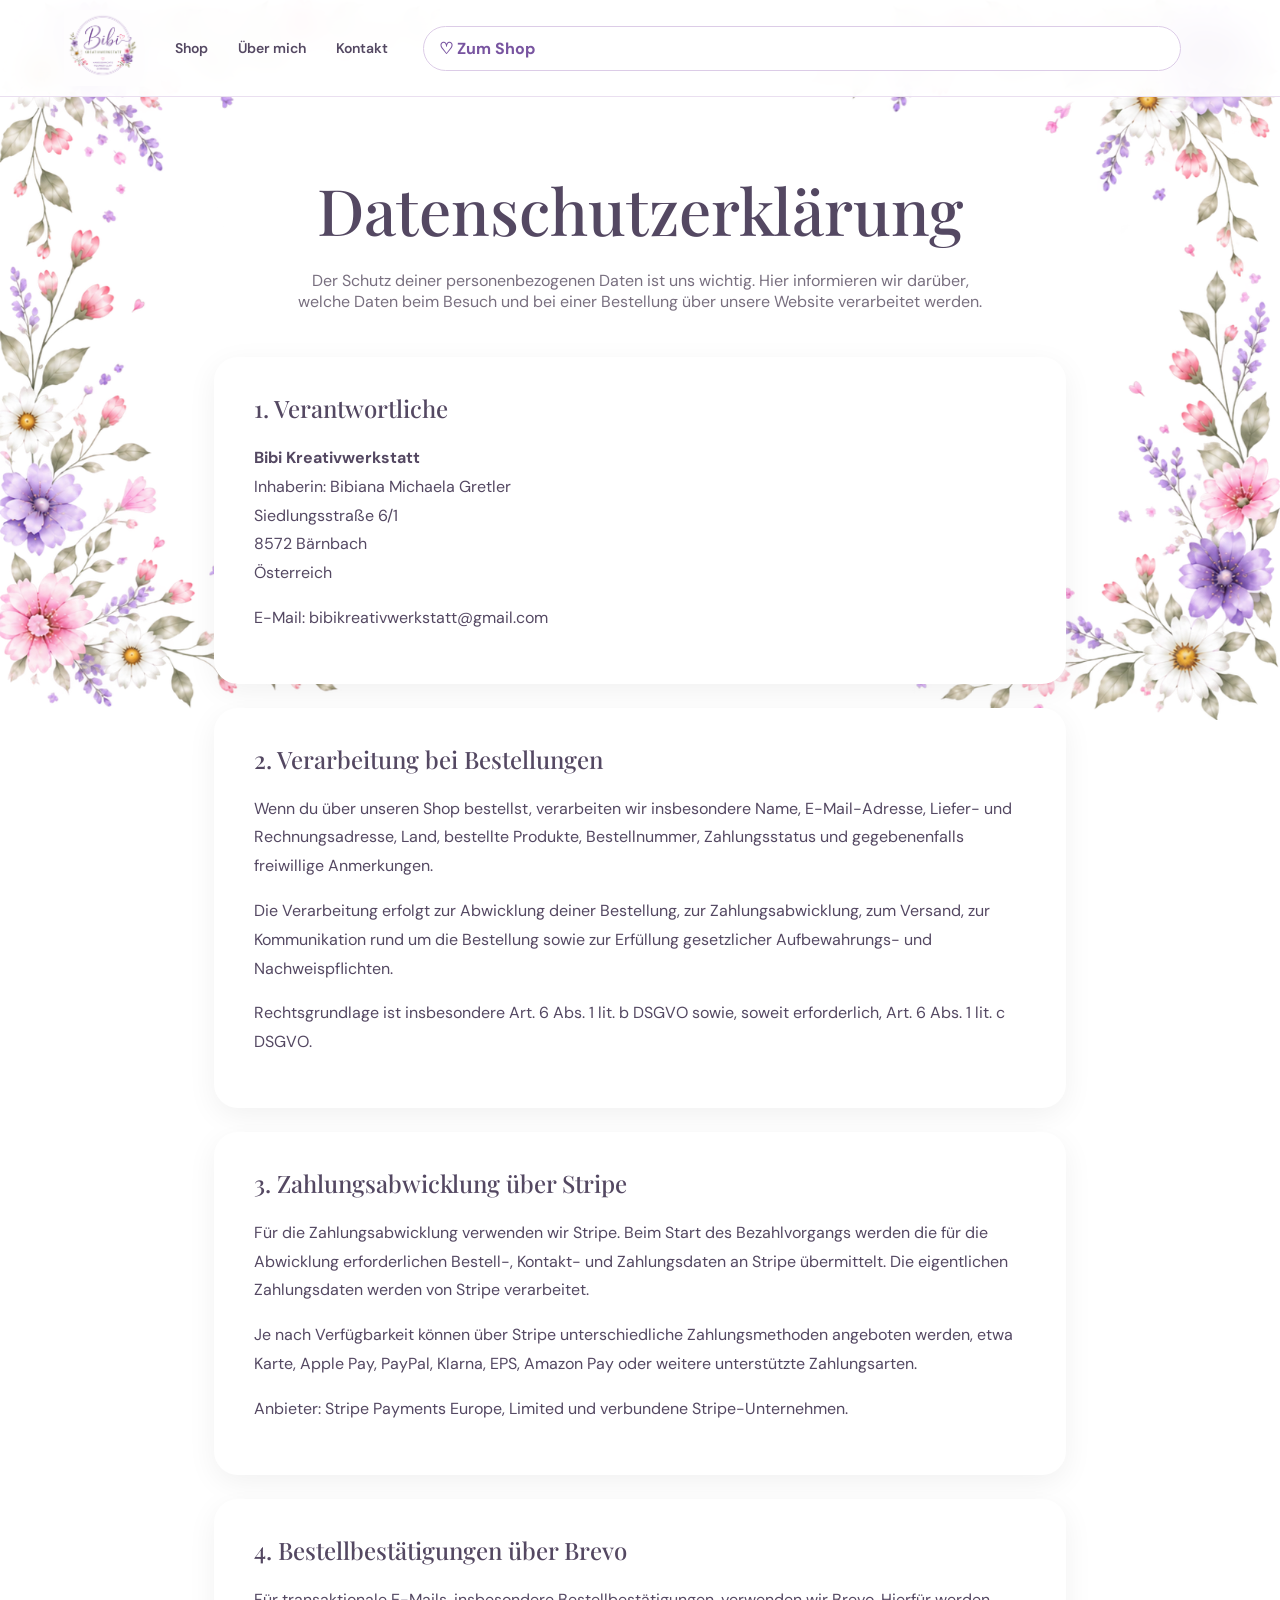
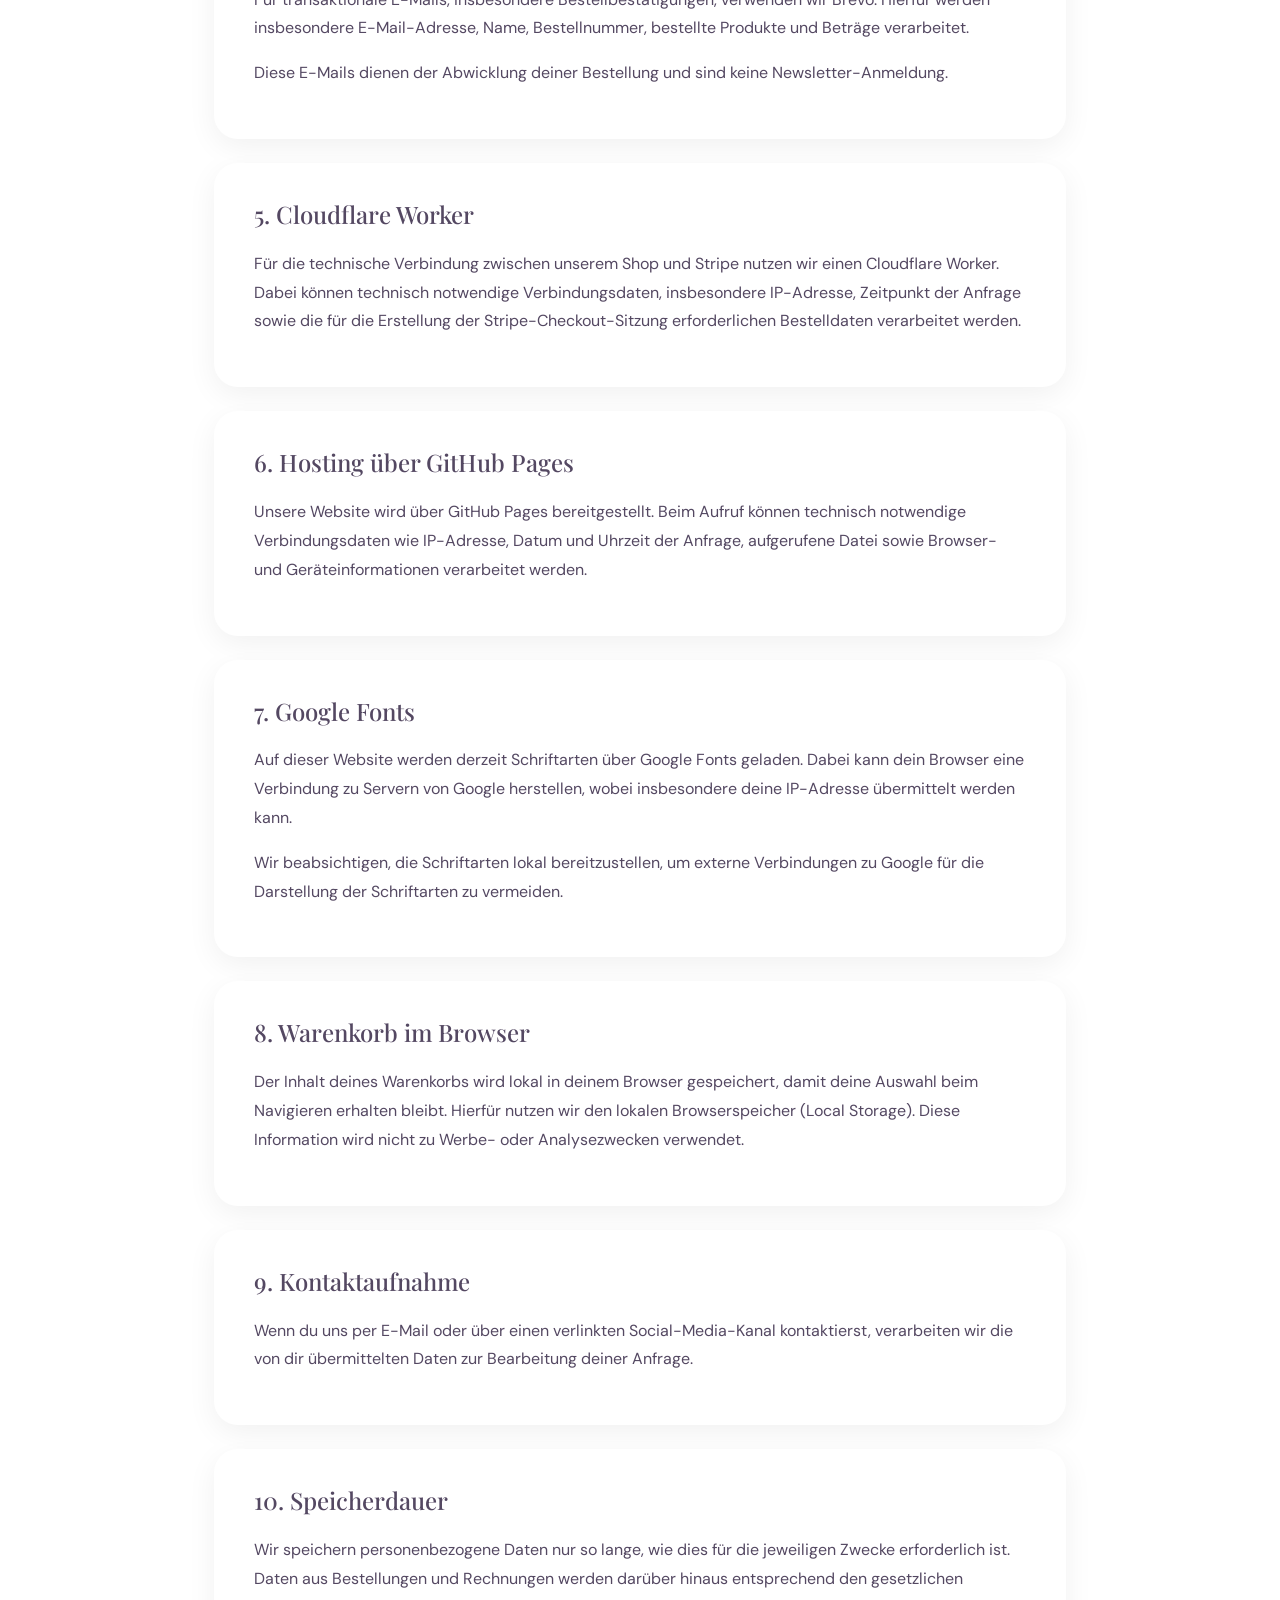
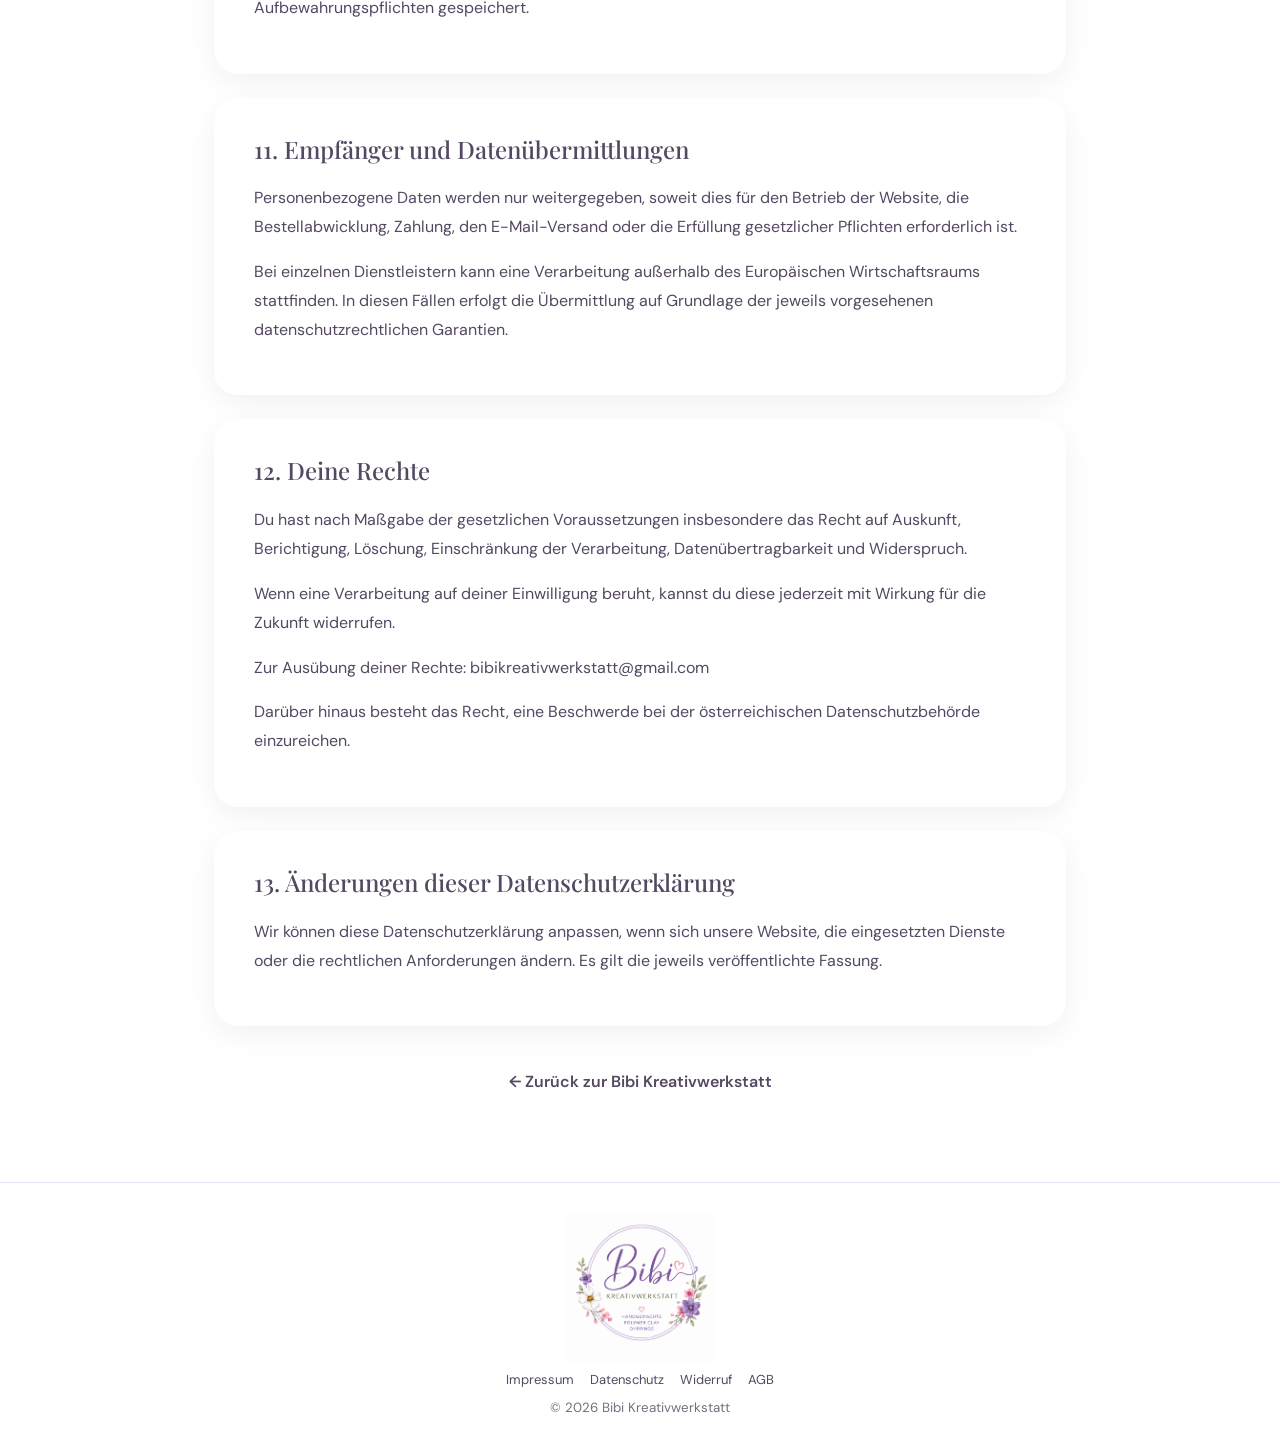
<file: datenschutz.html>
<!DOCTYPE html>
<html lang="de">
<head>
  <meta charset="UTF-8">
  <meta name="viewport" content="width=device-width, initial-scale=1.0">

  <title>Datenschutz | Bibi Kreativwerkstatt</title>

  <link rel="preconnect" href="https://fonts.googleapis.com">
  <link rel="preconnect" href="https://fonts.gstatic.com" crossorigin>
  <link href="https://fonts.googleapis.com/css2?family=DM+Sans:wght@400;500;600;700&family=Great+Vibes&family=Playfair+Display:wght@500;600&display=swap" rel="stylesheet">
  <link rel="stylesheet" href="styles.css">

  <style>
    .legal-page {
      max-width: 900px;
      margin: 0 auto;
      padding: 70px 24px 90px;
    }

    .legal-page h1 {
      font-family: "Playfair Display", serif;
      text-align: center;
      font-size: clamp(2.5rem, 6vw, 4rem);
      margin: 0 0 18px;
    }

    .legal-intro {
      text-align: center;
      max-width: 700px;
      margin: 0 auto 45px;
      color: var(--muted, #786f7f);
    }

    .legal-card {
      background: #fff;
      border-radius: 24px;
      padding: 35px 40px;
      margin-bottom: 24px;
      box-shadow: 0 8px 30px rgba(0,0,0,.06);
    }

    .legal-card h2 {
      font-family: "Playfair Display", serif;
      margin-top: 0;
    }

    .legal-card p,
    .legal-card li {
      line-height: 1.8;
    }

    .legal-card a {
      color: inherit;
    }

    .legal-back {
      display: block;
      width: fit-content;
      margin: 45px auto 0;
      text-decoration: none;
      font-weight: 600;
    }

    @media (max-width: 600px) {
      .legal-page {
        padding: 45px 18px 70px;
      }

      .legal-card {
        padding: 26px 22px;
      }
    }
  </style>
</head>

<body>

<header class="header">
  <a href="index.html#start" class="logo-link">
    <img src="logo.png" alt="Bibi Kreativwerkstatt Logo">
  </a>

  <nav>
    <a href="index.html#shop">Shop</a>
    <a href="index.html#ueber">Über mich</a>
    <a href="index.html#kontakt">Kontakt</a>
  </nav>

  <a href="index.html" class="cart-btn">♡ Zum Shop</a>
</header>

<main class="legal-page">

  <h1>Datenschutzerklärung</h1>

  <p class="legal-intro">
    Der Schutz deiner personenbezogenen Daten ist uns wichtig.
    Hier informieren wir darüber, welche Daten beim Besuch und
    bei einer Bestellung über unsere Website verarbeitet werden.
  </p>

  <div class="legal-card">
    <h2>1. Verantwortliche</h2>

    <p>
      <strong>Bibi Kreativwerkstatt</strong><br>
      Inhaberin: Bibiana Michaela Gretler<br>
      Siedlungsstraße 6/1<br>
      8572 Bärnbach<br>
      Österreich
    </p>

    <p>
      E-Mail:
      <a href="mailto:bibikreativwerkstatt@gmail.com">
        bibikreativwerkstatt@gmail.com
      </a>
    </p>
  </div>

  <div class="legal-card">
    <h2>2. Verarbeitung bei Bestellungen</h2>

    <p>
      Wenn du über unseren Shop bestellst, verarbeiten wir insbesondere
      Name, E-Mail-Adresse, Liefer- und Rechnungsadresse, Land,
      bestellte Produkte, Bestellnummer, Zahlungsstatus und gegebenenfalls
      freiwillige Anmerkungen.
    </p>

    <p>
      Die Verarbeitung erfolgt zur Abwicklung deiner Bestellung,
      zur Zahlungsabwicklung, zum Versand, zur Kommunikation rund
      um die Bestellung sowie zur Erfüllung gesetzlicher
      Aufbewahrungs- und Nachweispflichten.
    </p>

    <p>
      Rechtsgrundlage ist insbesondere Art. 6 Abs. 1 lit. b DSGVO
      sowie, soweit erforderlich, Art. 6 Abs. 1 lit. c DSGVO.
    </p>
  </div>

  <div class="legal-card">
    <h2>3. Zahlungsabwicklung über Stripe</h2>

    <p>
      Für die Zahlungsabwicklung verwenden wir Stripe.
      Beim Start des Bezahlvorgangs werden die für die Abwicklung
      erforderlichen Bestell-, Kontakt- und Zahlungsdaten an Stripe
      übermittelt. Die eigentlichen Zahlungsdaten werden von Stripe
      verarbeitet.
    </p>

    <p>
      Je nach Verfügbarkeit können über Stripe unterschiedliche
      Zahlungsmethoden angeboten werden, etwa Karte, Apple Pay,
      PayPal, Klarna, EPS, Amazon Pay oder weitere unterstützte
      Zahlungsarten.
    </p>

    <p>
      Anbieter: Stripe Payments Europe, Limited und verbundene
      Stripe-Unternehmen.
    </p>
  </div>

  <div class="legal-card">
    <h2>4. Bestellbestätigungen über Brevo</h2>

    <p>
      Für transaktionale E-Mails, insbesondere Bestellbestätigungen,
      verwenden wir Brevo. Hierfür werden insbesondere E-Mail-Adresse,
      Name, Bestellnummer, bestellte Produkte und Beträge verarbeitet.
    </p>

    <p>
      Diese E-Mails dienen der Abwicklung deiner Bestellung
      und sind keine Newsletter-Anmeldung.
    </p>
  </div>

  <div class="legal-card">
    <h2>5. Cloudflare Worker</h2>

    <p>
      Für die technische Verbindung zwischen unserem Shop und Stripe
      nutzen wir einen Cloudflare Worker. Dabei können technisch
      notwendige Verbindungsdaten, insbesondere IP-Adresse,
      Zeitpunkt der Anfrage sowie die für die Erstellung der
      Stripe-Checkout-Sitzung erforderlichen Bestelldaten verarbeitet werden.
    </p>
  </div>

  <div class="legal-card">
    <h2>6. Hosting über GitHub Pages</h2>

    <p>
      Unsere Website wird über GitHub Pages bereitgestellt.
      Beim Aufruf können technisch notwendige Verbindungsdaten
      wie IP-Adresse, Datum und Uhrzeit der Anfrage, aufgerufene Datei
      sowie Browser- und Geräteinformationen verarbeitet werden.
    </p>
  </div>

  <div class="legal-card">
    <h2>7. Google Fonts</h2>

    <p>
      Auf dieser Website werden derzeit Schriftarten über Google Fonts
      geladen. Dabei kann dein Browser eine Verbindung zu Servern von
      Google herstellen, wobei insbesondere deine IP-Adresse übermittelt
      werden kann.
    </p>

    <p>
      Wir beabsichtigen, die Schriftarten lokal bereitzustellen,
      um externe Verbindungen zu Google für die Darstellung der
      Schriftarten zu vermeiden.
    </p>
  </div>

  <div class="legal-card">
    <h2>8. Warenkorb im Browser</h2>

    <p>
      Der Inhalt deines Warenkorbs wird lokal in deinem Browser gespeichert,
      damit deine Auswahl beim Navigieren erhalten bleibt.
      Hierfür nutzen wir den lokalen Browserspeicher (Local Storage).
      Diese Information wird nicht zu Werbe- oder Analysezwecken verwendet.
    </p>
  </div>

  <div class="legal-card">
    <h2>9. Kontaktaufnahme</h2>

    <p>
      Wenn du uns per E-Mail oder über einen verlinkten Social-Media-Kanal
      kontaktierst, verarbeiten wir die von dir übermittelten Daten
      zur Bearbeitung deiner Anfrage.
    </p>
  </div>

  <div class="legal-card">
    <h2>10. Speicherdauer</h2>

    <p>
      Wir speichern personenbezogene Daten nur so lange,
      wie dies für die jeweiligen Zwecke erforderlich ist.
      Daten aus Bestellungen und Rechnungen werden darüber hinaus
      entsprechend den gesetzlichen Aufbewahrungspflichten gespeichert.
    </p>
  </div>

  <div class="legal-card">
    <h2>11. Empfänger und Datenübermittlungen</h2>

    <p>
      Personenbezogene Daten werden nur weitergegeben,
      soweit dies für den Betrieb der Website, die Bestellabwicklung,
      Zahlung, den E-Mail-Versand oder die Erfüllung gesetzlicher
      Pflichten erforderlich ist.
    </p>

    <p>
      Bei einzelnen Dienstleistern kann eine Verarbeitung außerhalb
      des Europäischen Wirtschaftsraums stattfinden.
      In diesen Fällen erfolgt die Übermittlung auf Grundlage der
      jeweils vorgesehenen datenschutzrechtlichen Garantien.
    </p>
  </div>

  <div class="legal-card">
    <h2>12. Deine Rechte</h2>

    <p>
      Du hast nach Maßgabe der gesetzlichen Voraussetzungen insbesondere
      das Recht auf Auskunft, Berichtigung, Löschung, Einschränkung
      der Verarbeitung, Datenübertragbarkeit und Widerspruch.
    </p>

    <p>
      Wenn eine Verarbeitung auf deiner Einwilligung beruht,
      kannst du diese jederzeit mit Wirkung für die Zukunft widerrufen.
    </p>

    <p>
      Zur Ausübung deiner Rechte:
      <a href="mailto:bibikreativwerkstatt@gmail.com">
        bibikreativwerkstatt@gmail.com
      </a>
    </p>

    <p>
      Darüber hinaus besteht das Recht, eine Beschwerde bei der
      österreichischen Datenschutzbehörde einzureichen.
    </p>
  </div>

  <div class="legal-card">
    <h2>13. Änderungen dieser Datenschutzerklärung</h2>

    <p>
      Wir können diese Datenschutzerklärung anpassen,
      wenn sich unsere Website, die eingesetzten Dienste
      oder die rechtlichen Anforderungen ändern.
      Es gilt die jeweils veröffentlichte Fassung.
    </p>
  </div>

  <a class="legal-back" href="index.html">
    ← Zurück zur Bibi Kreativwerkstatt
  </a>

</main>

<footer>
  <img src="logo.png" alt="Bibi Kreativwerkstatt">

  <div class="footer-links">
    <a href="impressum.html">Impressum</a>
    <a href="datenschutz.html">Datenschutz</a>
    <a href="index.html">Widerruf</a>
    <a href="index.html">AGB</a>
  </div>

  <small>© 2026 Bibi Kreativwerkstatt</small>
</footer>

</body>
</html>
</file>
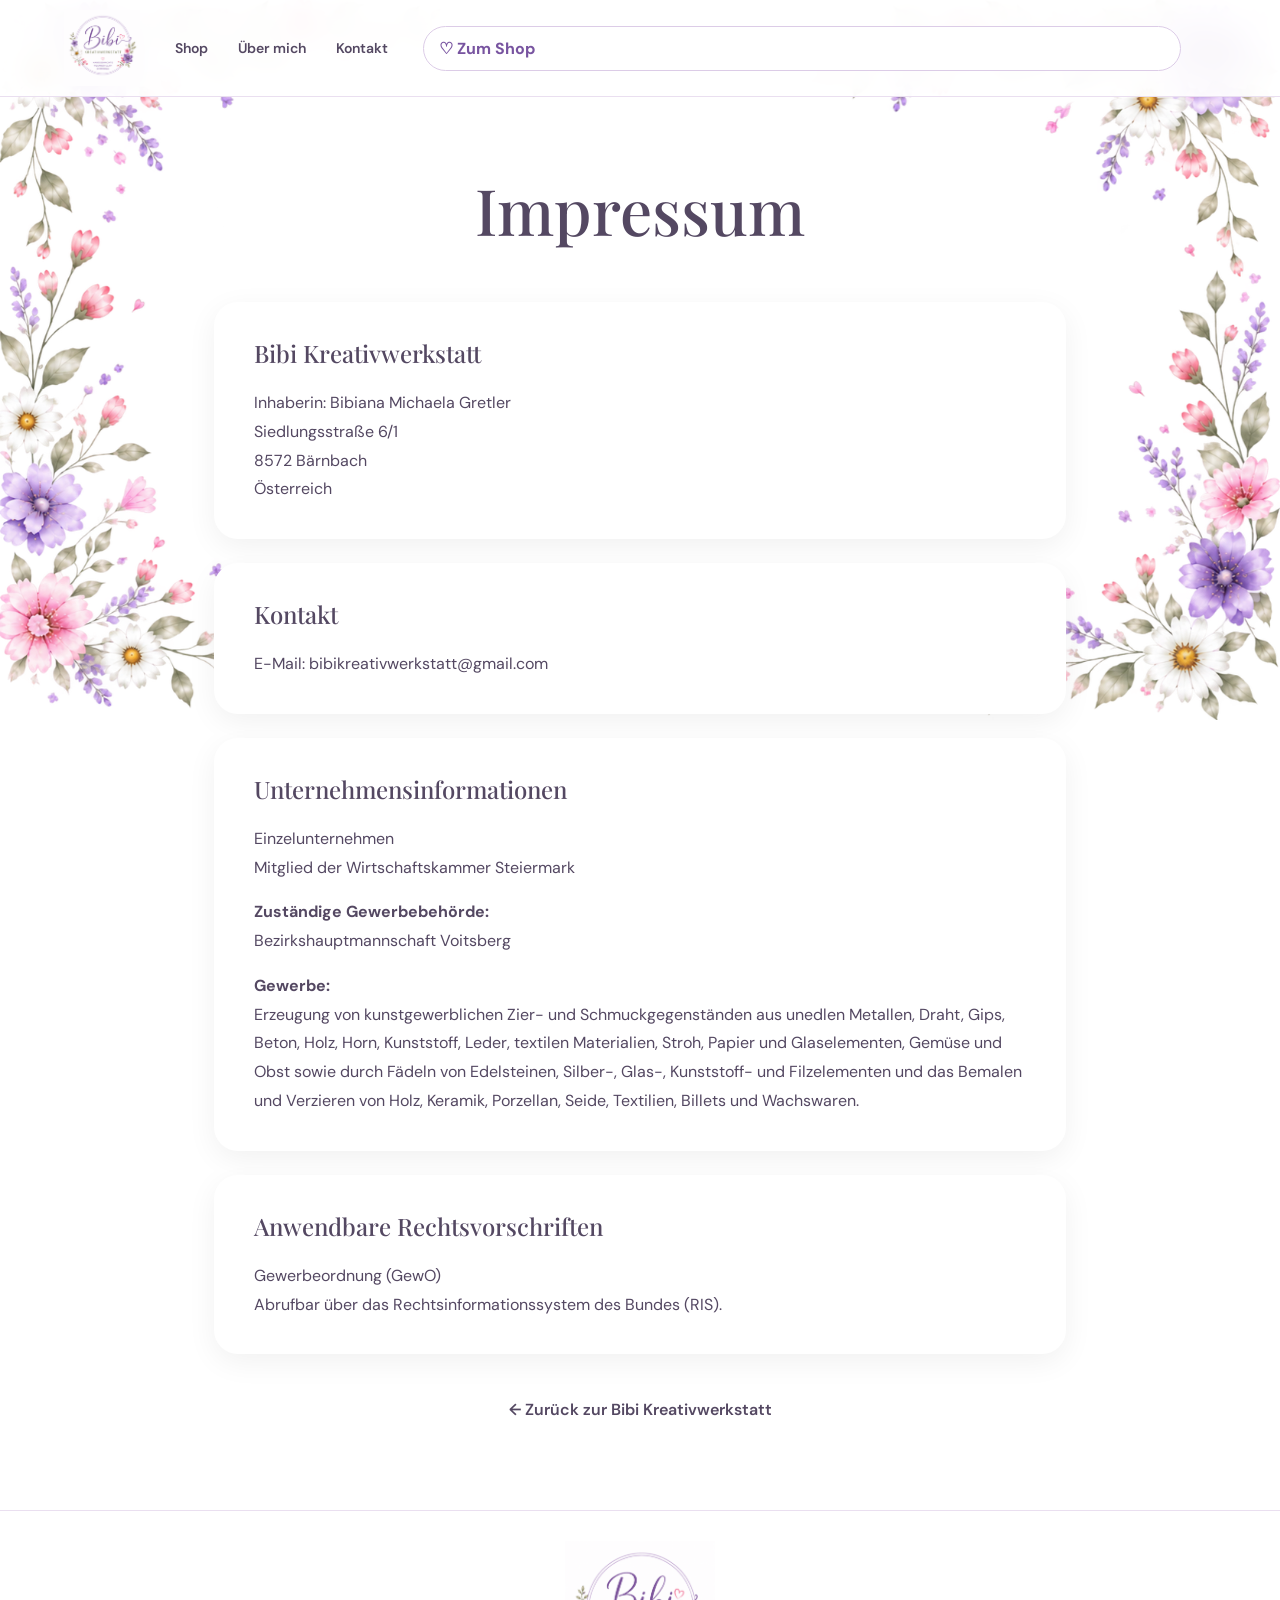
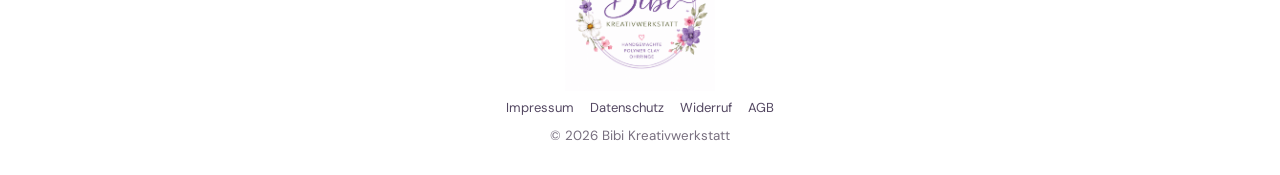
<file: impressum.html>
<!DOCTYPE html>
<html lang="de">
<head>
  <meta charset="UTF-8">
  <meta name="viewport" content="width=device-width, initial-scale=1.0">

  <title>Impressum | Bibi Kreativwerkstatt</title>
<link rel="preconnect" href="https://fonts.googleapis.com">
<link rel="preconnect" href="https://fonts.gstatic.com" crossorigin>
<link href="https://fonts.googleapis.com/css2?family=DM+Sans:wght@400;500;600;700&family=Great+Vibes&family=Playfair+Display:wght@500;600&display=swap" rel="stylesheet">
<link rel="stylesheet" href="styles.css">
 <style>
  .legal-page {
    max-width: 900px;
    margin: 0 auto;
    padding: 70px 24px 90px;
  }

  .legal-page h1 {
    font-family: "Playfair Display", serif;
    text-align: center;
    font-size: clamp(2.5rem, 6vw, 4rem);
    margin: 0 0 50px;
  }

  .legal-card {
    background: #fff;
    border-radius: 24px;
    padding: 35px 40px;
    margin-bottom: 24px;
    box-shadow: 0 8px 30px rgba(0, 0, 0, 0.06);
  }

  .legal-card h2 {
    font-family: "Playfair Display", serif;
    margin-top: 0;
  }

  .legal-card p {
    line-height: 1.8;
    margin-bottom: 0;
  }

  .legal-card a {
    color: inherit;
  }

  .legal-back {
    display: block;
    width: fit-content;
    margin: 45px auto 0;
    text-decoration: none;
    font-weight: 600;
  }

  @media (max-width: 600px) {
    .legal-page {
      padding: 45px 18px 70px;
    }

    .legal-card {
      padding: 26px 22px;
    }
  }
</style>
</head>

<body>
  <header class="header">
  <a href="index.html#start" class="logo-link">
    <img src="logo.png" alt="Bibi Kreativwerkstatt Logo">
  </a>

  <nav>
    <a href="index.html#shop">Shop</a>
    <a href="index.html#ueber">Über mich</a>
    <a href="index.html#kontakt">Kontakt</a>
  </nav>

  <a href="index.html" class="cart-btn">♡ Zum Shop</a>
</header>

  <main class="legal-page">

    <h1>Impressum</h1>

<div class="legal-card">
  <h2>Bibi Kreativwerkstatt</h2>
  <p>
    Inhaberin: Bibiana Michaela Gretler<br>
    Siedlungsstraße 6/1<br>
    8572 Bärnbach<br>
    Österreich
  </p>
</div>

<div class="legal-card">
  <h2>Kontakt</h2>
  <p>
    E-Mail:
    <a href="mailto:bibikreativwerkstatt@gmail.com">
      bibikreativwerkstatt@gmail.com
    </a>
  </p>
</div>
<div class="legal-card">
    <h2>Unternehmensinformationen</h2>

    <p>
      Einzelunternehmen<br>
      Mitglied der Wirtschaftskammer Steiermark
    </p>

    <p>
      <strong>Zuständige Gewerbebehörde:</strong><br>
      Bezirkshauptmannschaft Voitsberg
    </p>

    <p>
      <strong>Gewerbe:</strong><br>
      Erzeugung von kunstgewerblichen Zier- und Schmuckgegenständen
      aus unedlen Metallen, Draht, Gips, Beton, Holz, Horn,
      Kunststoff, Leder, textilen Materialien, Stroh, Papier und
      Glaselementen, Gemüse und Obst sowie durch Fädeln von
      Edelsteinen, Silber-, Glas-, Kunststoff- und Filzelementen
      und das Bemalen und Verzieren von Holz, Keramik, Porzellan,
      Seide, Textilien, Billets und Wachswaren.
    </p>
  </div>

  <div class="legal-card">
  <h2>Anwendbare Rechtsvorschriften</h2>

  <p>
    Gewerbeordnung (GewO)<br>
    Abrufbar über das Rechtsinformationssystem des Bundes (RIS).
  </p>
</div>
    

   <a class="legal-back" href="index.html">
      ← Zurück zur Bibi Kreativwerkstatt
    </a>

  </main>
<footer>
  <img src="logo.png" alt="Bibi Kreativwerkstatt">

  <div class="footer-links">
    <a href="impressum.html">Impressum</a>
    <a href="index.html">Datenschutz</a>
    <a href="index.html">Widerruf</a>
    <a href="index.html">AGB</a>
  </div>

  <small>
    © 2026 Bibi Kreativwerkstatt
  </small>
</footer>
</body>
</html>
</file>
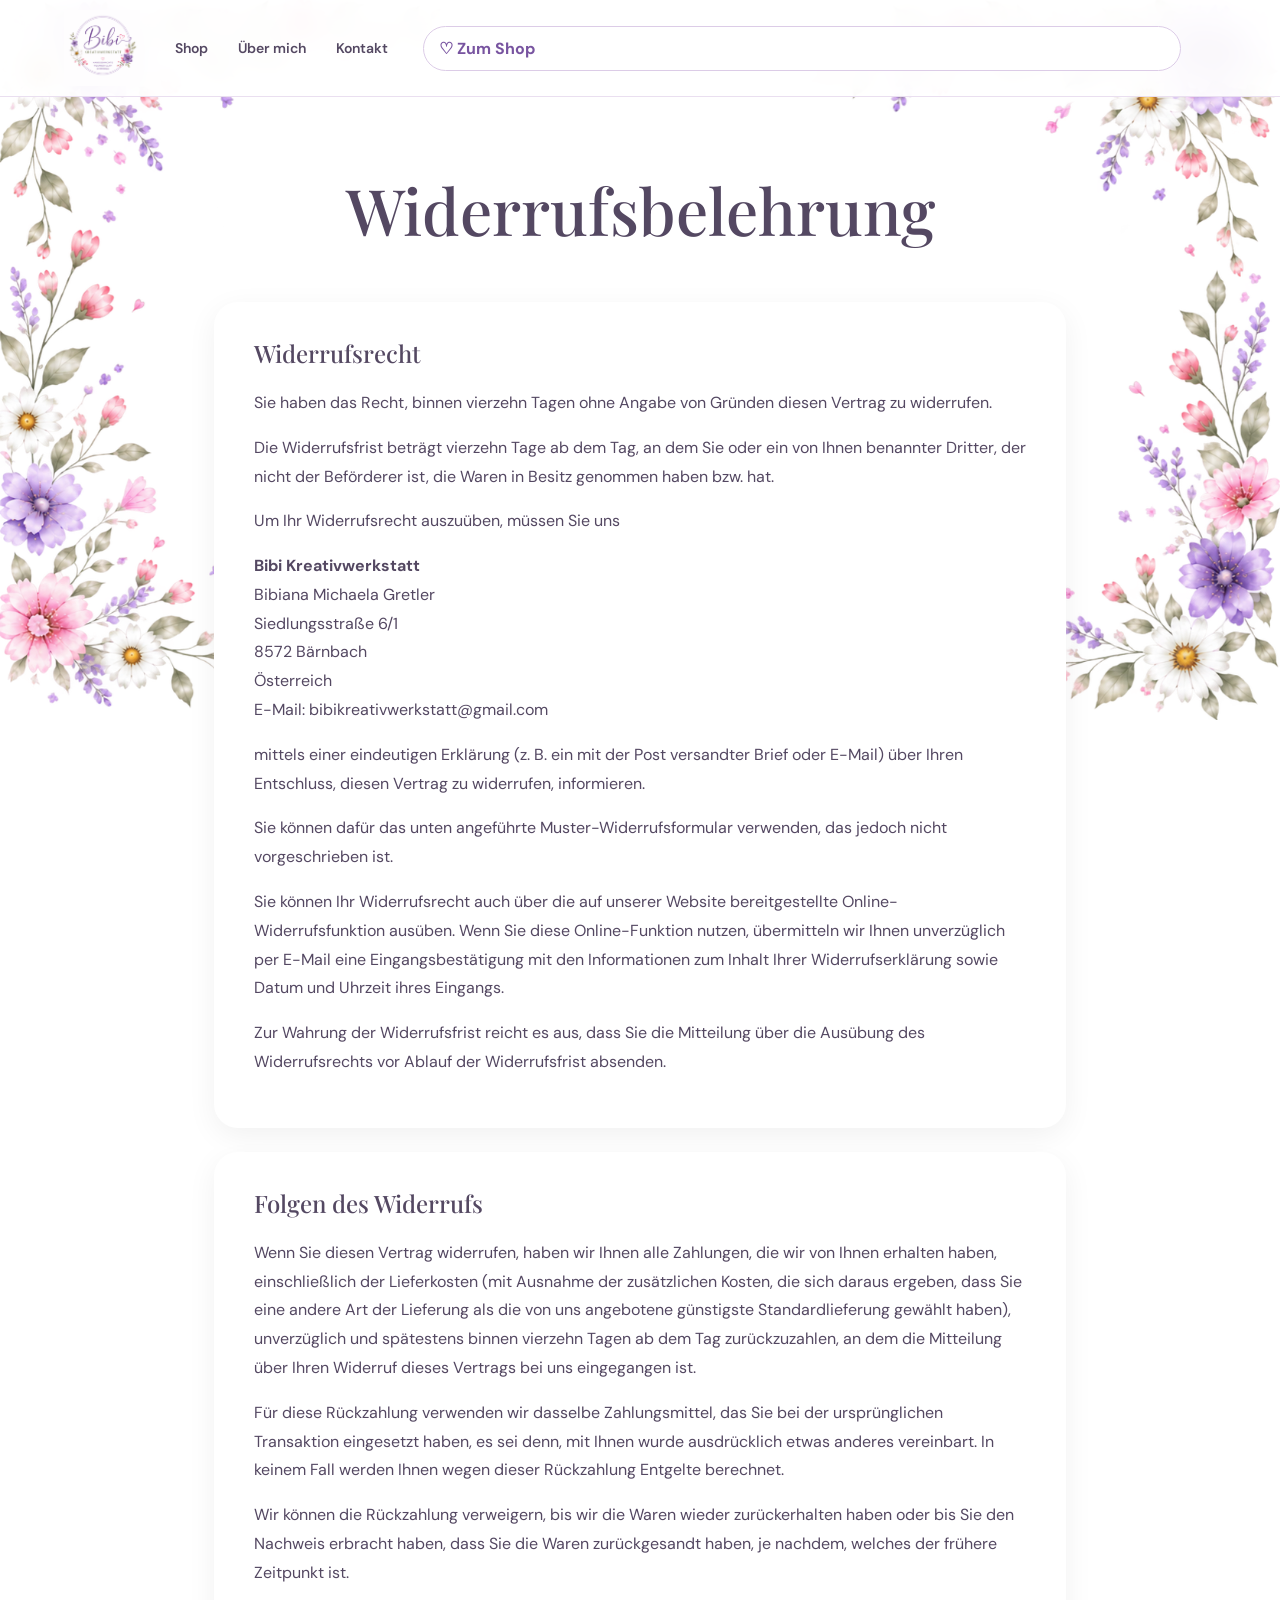
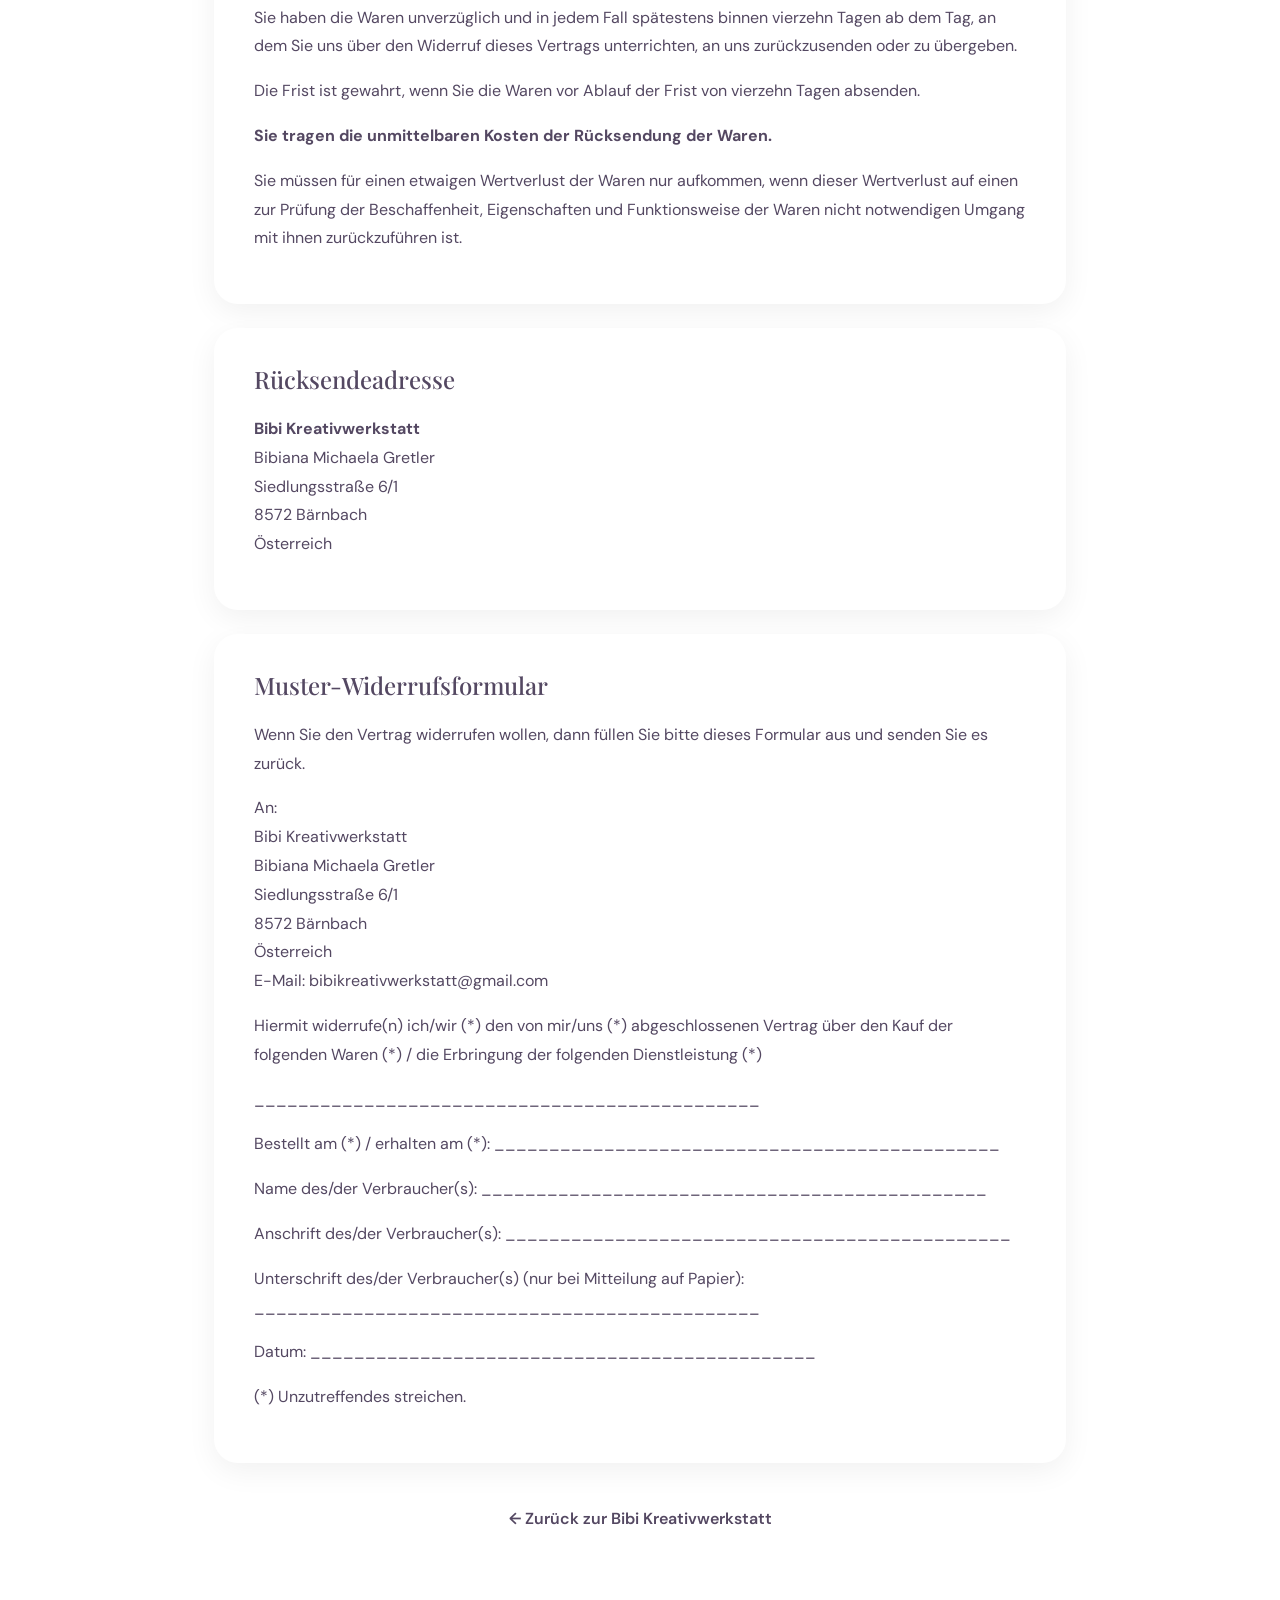
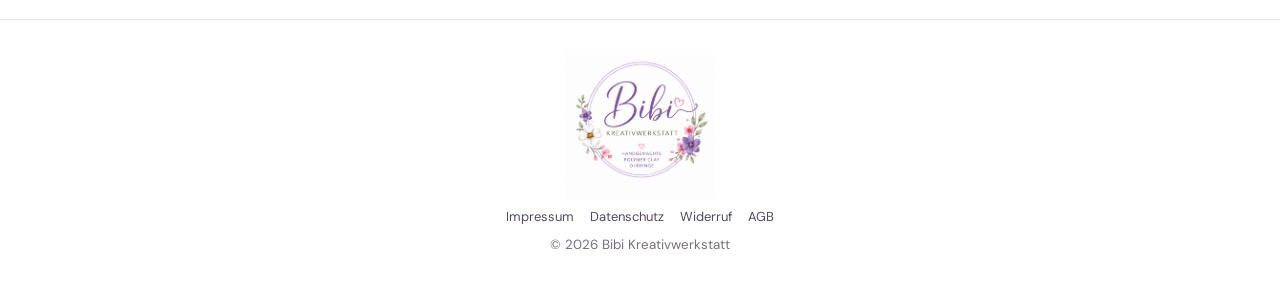
<file: widerruf.html>
<!DOCTYPE html>
<html lang="de">
<head>
  <meta charset="UTF-8">
  <meta name="viewport" content="width=device-width, initial-scale=1.0">

  <title>Widerruf | Bibi Kreativwerkstatt</title>

  <link rel="preconnect" href="https://fonts.googleapis.com">
  <link rel="preconnect" href="https://fonts.gstatic.com" crossorigin>
  <link href="https://fonts.googleapis.com/css2?family=DM+Sans:wght@400;500;600;700&family=Great+Vibes&family=Playfair+Display:wght@500;600&display=swap" rel="stylesheet">
  <link rel="stylesheet" href="styles.css">

  <style>
    .legal-page {
      max-width: 900px;
      margin: 0 auto;
      padding: 70px 24px 90px;
    }

    .legal-page h1 {
      font-family: "Playfair Display", serif;
      text-align: center;
      font-size: clamp(2.5rem, 6vw, 4rem);
      margin: 0 0 50px;
    }

    .legal-card {
      background: #fff;
      border-radius: 24px;
      padding: 35px 40px;
      margin-bottom: 24px;
      box-shadow: 0 8px 30px rgba(0,0,0,.06);
    }

    .legal-card h2 {
      font-family: "Playfair Display", serif;
      margin-top: 0;
    }

    .legal-card p {
      line-height: 1.8;
    }

    .legal-card a {
      color: inherit;
    }

    .legal-back {
      display: block;
      width: fit-content;
      margin: 45px auto 0;
      text-decoration: none;
      font-weight: 600;
    }

    @media (max-width: 600px) {
      .legal-page {
        padding: 45px 18px 70px;
      }

      .legal-card {
        padding: 26px 22px;
      }
    }
  </style>
</head>

<body>

<header class="header">
  <a href="index.html#start" class="logo-link">
    <img src="logo.png" alt="Bibi Kreativwerkstatt Logo">
  </a>

  <nav>
    <a href="index.html#shop">Shop</a>
    <a href="index.html#ueber">Über mich</a>
    <a href="index.html#kontakt">Kontakt</a>
  </nav>

  <a href="index.html" class="cart-btn">♡ Zum Shop</a>
</header>

<main class="legal-page">

  <h1>Widerrufsbelehrung</h1>

  <div class="legal-card">
    <h2>Widerrufsrecht</h2>

    <p>
      Sie haben das Recht, binnen vierzehn Tagen ohne Angabe
      von Gründen diesen Vertrag zu widerrufen.
    </p>

    <p>
      Die Widerrufsfrist beträgt vierzehn Tage ab dem Tag,
      an dem Sie oder ein von Ihnen benannter Dritter,
      der nicht der Beförderer ist, die Waren in Besitz
      genommen haben bzw. hat.
    </p>

    <p>
      Um Ihr Widerrufsrecht auszuüben, müssen Sie uns
    </p>

    <p>
      <strong>Bibi Kreativwerkstatt</strong><br>
      Bibiana Michaela Gretler<br>
      Siedlungsstraße 6/1<br>
      8572 Bärnbach<br>
      Österreich<br>
      E-Mail:
      <a href="mailto:bibikreativwerkstatt@gmail.com">
        bibikreativwerkstatt@gmail.com
      </a>
    </p>

    <p>
      mittels einer eindeutigen Erklärung (z. B. ein mit der
      Post versandter Brief oder E-Mail) über Ihren Entschluss,
      diesen Vertrag zu widerrufen, informieren.
    </p>

    <p>
      Sie können dafür das unten angeführte
      Muster-Widerrufsformular verwenden, das jedoch nicht
      vorgeschrieben ist.
    </p>

    <p>
      Sie können Ihr Widerrufsrecht auch über die auf unserer
      Website bereitgestellte Online-Widerrufsfunktion ausüben.
      Wenn Sie diese Online-Funktion nutzen, übermitteln wir Ihnen
      unverzüglich per E-Mail eine Eingangsbestätigung mit den
      Informationen zum Inhalt Ihrer Widerrufserklärung sowie
      Datum und Uhrzeit ihres Eingangs.
    </p>

    <p>
      Zur Wahrung der Widerrufsfrist reicht es aus, dass Sie die
      Mitteilung über die Ausübung des Widerrufsrechts vor Ablauf
      der Widerrufsfrist absenden.
    </p>
  </div>

  <div class="legal-card">
    <h2>Folgen des Widerrufs</h2>

    <p>
      Wenn Sie diesen Vertrag widerrufen, haben wir Ihnen alle
      Zahlungen, die wir von Ihnen erhalten haben, einschließlich
      der Lieferkosten (mit Ausnahme der zusätzlichen Kosten,
      die sich daraus ergeben, dass Sie eine andere Art der
      Lieferung als die von uns angebotene günstigste
      Standardlieferung gewählt haben), unverzüglich und
      spätestens binnen vierzehn Tagen ab dem Tag zurückzuzahlen,
      an dem die Mitteilung über Ihren Widerruf dieses Vertrags
      bei uns eingegangen ist.
    </p>

    <p>
      Für diese Rückzahlung verwenden wir dasselbe Zahlungsmittel,
      das Sie bei der ursprünglichen Transaktion eingesetzt haben,
      es sei denn, mit Ihnen wurde ausdrücklich etwas anderes
      vereinbart. In keinem Fall werden Ihnen wegen dieser
      Rückzahlung Entgelte berechnet.
    </p>

    <p>
      Wir können die Rückzahlung verweigern, bis wir die Waren
      wieder zurückerhalten haben oder bis Sie den Nachweis
      erbracht haben, dass Sie die Waren zurückgesandt haben,
      je nachdem, welches der frühere Zeitpunkt ist.
    </p>

    <p>
      Sie haben die Waren unverzüglich und in jedem Fall spätestens
      binnen vierzehn Tagen ab dem Tag, an dem Sie uns über den
      Widerruf dieses Vertrags unterrichten, an uns zurückzusenden
      oder zu übergeben.
    </p>

    <p>
      Die Frist ist gewahrt, wenn Sie die Waren vor Ablauf der
      Frist von vierzehn Tagen absenden.
    </p>

    <p>
      <strong>
        Sie tragen die unmittelbaren Kosten der Rücksendung der Waren.
      </strong>
    </p>

    <p>
      Sie müssen für einen etwaigen Wertverlust der Waren nur
      aufkommen, wenn dieser Wertverlust auf einen zur Prüfung
      der Beschaffenheit, Eigenschaften und Funktionsweise der
      Waren nicht notwendigen Umgang mit ihnen zurückzuführen ist.
    </p>
  </div>

  <div class="legal-card">
    <h2>Rücksendeadresse</h2>

    <p>
      <strong>Bibi Kreativwerkstatt</strong><br>
      Bibiana Michaela Gretler<br>
      Siedlungsstraße 6/1<br>
      8572 Bärnbach<br>
      Österreich
    </p>
  </div>

  <div class="legal-card">
    <h2>Muster-Widerrufsformular</h2>

    <p>
      Wenn Sie den Vertrag widerrufen wollen, dann füllen Sie
      bitte dieses Formular aus und senden Sie es zurück.
    </p>

    <p>
      An:<br>
      Bibi Kreativwerkstatt<br>
      Bibiana Michaela Gretler<br>
      Siedlungsstraße 6/1<br>
      8572 Bärnbach<br>
      Österreich<br>
      E-Mail: bibikreativwerkstatt@gmail.com
    </p>

    <p>
      Hiermit widerrufe(n) ich/wir (*) den von mir/uns (*)
      abgeschlossenen Vertrag über den Kauf der folgenden Waren (*)
      / die Erbringung der folgenden Dienstleistung (*)
    </p>

    <p>
      ______________________________________________
    </p>

    <p>
      Bestellt am (*) / erhalten am (*):
      ______________________________________________
    </p>

    <p>
      Name des/der Verbraucher(s):
      ______________________________________________
    </p>

    <p>
      Anschrift des/der Verbraucher(s):
      ______________________________________________
    </p>

    <p>
      Unterschrift des/der Verbraucher(s)
      (nur bei Mitteilung auf Papier):
      ______________________________________________
    </p>

    <p>
      Datum:
      ______________________________________________
    </p>

    <p>
      (*) Unzutreffendes streichen.
    </p>
  </div>

  <a class="legal-back" href="index.html">
    ← Zurück zur Bibi Kreativwerkstatt
  </a>

</main>

<footer>
  <img src="logo.png" alt="Bibi Kreativwerkstatt">

  <div class="footer-links">
    <a href="impressum.html">Impressum</a>
    <a href="datenschutz.html">Datenschutz</a>
    <a href="widerruf.html">Widerruf</a>
    <a href="index.html">AGB</a>
  </div>

  <small>© 2026 Bibi Kreativwerkstatt</small>
</footer>

</body>
</html>
</file>
<file: styles.css>
:root{
  --purple:#7854a0;
  --purple-soft:#b69acb;
  --pink:#ef85aa;
  --pink-soft:#f9e5ed;
  --green:#6d7757;
  --text:#544862;
  --muted:#786f7f;
  --line:#eadff0;
  --white:#ffffff;
  --shadow:0 18px 45px rgba(89,63,107,.10);
}
*{box-sizing:border-box}
html{scroll-behavior:smooth}
body{
  margin:0;
  font-family:"DM Sans",sans-serif;
  color:var(--text);
  background:
    radial-gradient(circle at 10% 10%,rgba(241,205,220,.24),transparent 24%),
    radial-gradient(circle at 90% 30%,rgba(210,193,226,.22),transparent 25%),
    #fffdfd;
}
img{max-width:100%;display:block}
a{text-decoration:none;color:inherit}
button,input,textarea{font:inherit}
button{cursor:pointer}
.header{
  position:sticky;top:0;z-index:20;
  display:grid;grid-template-columns:auto auto 1fr auto;align-items:center;
  gap:35px;padding:10px clamp(18px,5vw,70px);
  min-height:96px;background:rgba(255,255,255,.94);
  backdrop-filter:blur(12px);border-bottom:1px solid var(--line)
}

.category-menu-button{
  width:44px;
  height:44px;
  padding:0;

  display:flex;
  align-items:center;
  justify-content:center;

  border:1px solid #dccce7;
  border-radius:50%;

  background:white;
  color:var(--purple);

  font-size:24px;
  line-height:1;

  box-shadow:0 5px 15px rgba(120,84,160,.10);
  transition:.2s ease;
}

.category-menu-button:hover{
  background:var(--pink-soft);
  transform:scale(1.04);
}

.category-menu{
  position:fixed;
  top:0;
  bottom:0;
  left:0;
  z-index:40;

  width:min(390px,92vw);
  background:white;

  display:flex;
  flex-direction:column;

  transform:translateX(-100%);
  transition:transform .3s ease;

  box-shadow:20px 0 55px rgba(0,0,0,.12);
}

.category-menu.open{
  transform:translateX(0);
}

.category-menu-header{
  display:flex;
  align-items:center;
  justify-content:space-between;

  padding:22px;
  border-bottom:1px solid var(--line);
}

.category-menu-header h2{
  margin:0;
  font-size:30px;
}

.category-menu-header p{
  margin:0;
}

.category-menu-content{
  display:flex !important;
  flex-direction:column;
  align-items:stretch;
  justify-content:flex-start;
  gap:8px;

  padding:20px 22px;
  overflow-y:auto;
}

.category-group{
  display:flex;
  flex-direction:column;
  gap:6px;
}

.category-link{
  width:100%;
  padding:13px 15px;

  border:0;
  border-radius:14px;

  background:transparent;
  color:var(--text);

  text-align:left;
  font-weight:600;

  transition:.2s ease;
}

.category-link:hover{
  background:var(--pink-soft);
  color:var(--purple);
}

.category-link.active{
  background:linear-gradient(
    135deg,
    var(--purple),
    var(--purple-soft)
  );
  color:white;
}

.category-main{
  margin-top:5px;
  font-size:16px;
}

.category-sub{
  width:calc(100% - 18px);
  margin-left:18px;
  padding:11px 15px;

  color:var(--muted);
  font-size:14px;
}

.category-menu-content > .category-link{
  background:transparent;
  color:var(--purple);
  border:0;
}

.category-main{
  background:transparent;
  color:var(--purple);
  border:0;
  box-shadow:none;
}

.category-sub{
  background:transparent;
  color:#9274aa;
  border:0;
  font-weight:500;
}

.category-link:hover{
  background:transparent;
  color:var(--pink);
  transform:translateX(3px);
}

.category-link.active{
  background:transparent;
  color:var(--pink);
  border:0;
  box-shadow:none;
  font-weight:700;
}

.logo-link img{height:76px;width:auto}
nav{display:flex;justify-content:center;gap:30px;font-weight:600;font-size:14px}
nav a:hover{color:var(--purple)}
.cart-btn{
  border:1px solid #dccce7;background:white;color:var(--purple);
  border-radius:999px;padding:11px 15px;font-weight:700
}
.cart-btn span{
  display:inline-grid;place-items:center;min-width:23px;height:23px;
  margin-left:6px;padding:0 5px;border-radius:20px;background:var(--pink);color:white
}
.hero{
  width:min(1320px,92%);
  margin:0 auto;
  padding:75px 0 95px;
  display:grid;grid-template-columns:1fr 1fr;
  gap:70px;align-items:center
}
.hero-text{
  padding:30px 0;
  min-height:430px;
  display:flex;
  flex-direction:column;
  justify-content:center;
}
.script{
  margin:0 0 6px;
  font-family:"Great Vibes",cursive;
  font-size:58px;line-height:1;color:var(--purple)
}
h1,h2{font-family:"Playfair Display",serif;font-weight:500}
.hero h1{
  margin:0 0 12px;font-size:clamp(48px,6vw,78px);
  line-height:1.02;color:var(--green)
}
.lead{font-size:20px;color:var(--purple);font-weight:700;margin:0 0 15px}
.intro{font-size:17px;color:var(--muted);max-width:560px;margin:0 0 28px}
.button{
  display:inline-flex;align-items:center;justify-content:center;
  border:0;border-radius:999px;padding:14px 22px;
  background:linear-gradient(135deg,var(--purple),var(--purple-soft));
  color:white;font-weight:700;box-shadow:0 10px 24px rgba(120,84,160,.20)
}
.hero-image{
  border-radius:34px;padding:12px;background:white;box-shadow:var(--shadow)
}
.hero-image img{width:100%;aspect-ratio:1/1;object-fit:cover;border-radius:25px}
.shop{
  padding:90px 4%;
  background:rgba(255,255,255,.80);
  border-top:1px solid rgba(234,223,240,.7);
  border-bottom:1px solid rgba(234,223,240,.7)
}
.section-title{text-align:center;max-width:700px;margin:0 auto 42px}
.section-title .script{font-size:54px}
.section-title h2{font-size:44px;margin:0 0 8px}
.section-title p:last-child{color:var(--muted)}
.product-grid{
  width:min(1280px,100%);margin:auto;
  display:grid;grid-template-columns:repeat(4,minmax(0,1fr));gap:24px
}
.product-card{
  min-width:0;
  background:white;
  border:1px solid var(--line);
  border-radius:24px;
  overflow:hidden;
  box-shadow:0 12px 30px rgba(80,57,95,.07);

  display:flex;
  flex-direction:column;
  height:100%;
}
.product-img{position:relative;aspect-ratio:1/1;overflow:hidden;background:#f7f1f8}
.product-img img{width:100%;height:100%;object-fit:cover}
.badge{
  position:absolute;top:12px;left:12px;
  background:rgba(255,255,255,.92);border-radius:999px;padding:6px 9px;
  font-size:11px;font-weight:700;color:var(--purple)
}
.product-body{
  padding:17px;
  display:flex;
  flex-direction:column;
  flex:1;
}
.product-body h3{font-family:"Playfair Display",serif;font-size:22px;margin:0 0 4px}
.product-body p{font-size:14px;color:var(--muted);margin:0 0 14px}
.product-bottom{
  display:flex;
  align-items:center;
  justify-content:space-between;
  gap:10px;
  margin-top:auto;
}
.price{font-weight:800;color:var(--green)}
.add{
  border:0;border-radius:999px;padding:9px 12px;background:var(--pink-soft);
  color:#9a4568;font-weight:700;white-space:nowrap
}
.about{
  width:min(1200px,92%);margin:auto;padding:100px 0;
  display:grid;grid-template-columns:1fr 1fr;gap:75px;align-items:center
}
.about-image{padding:12px;border-radius:34px;background:white;box-shadow:var(--shadow)}
.about-image img{border-radius:25px;width:100%;aspect-ratio:1/1;object-fit:cover}
.about-text .script{font-size:56px}
.about-text h2{font-size:43px;margin:0 0 18px}
.about-text p{font-size:17px;color:var(--muted)}
.about-text .highlight{color:var(--purple);font-weight:700}
.benefits{
  width:min(1200px,92%);margin:0 auto 95px;padding:28px;
  display:grid;grid-template-columns:repeat(4,1fr);gap:16px;
  border-radius:28px;background:linear-gradient(90deg,#f7eef9,#fff4f8);
  border:1px solid var(--line)
}
.benefits div{text-align:center;padding:10px}
.benefits span,.benefits strong,.benefits small{display:block}
.benefits span{font-size:31px;color:var(--purple)}
.benefits strong{font-size:13px;color:var(--purple)}
.benefits small{color:var(--muted)}
.contact{
  padding:90px 20px;
  background:linear-gradient(180deg,#faf5fc,#f5edf8)
}
.contact-box{
  width:min(760px,100%);margin:auto;text-align:center;
  background:rgba(255,255,255,.88);border:1px solid var(--line);
  border-radius:30px;padding:42px;box-shadow:var(--shadow)
}
.contact-box .script{font-size:54px}
.contact-box h2{font-size:40px;margin:0 0 10px}
.contact-links{display:flex;justify-content:center;gap:12px;flex-wrap:wrap;margin-top:20px}
.contact-links a{
  background:white;border:1px solid var(--line);border-radius:999px;
  padding:10px 14px;color:var(--purple);font-weight:600
}
footer{text-align:center;padding:30px 20px;background:white;border-top:1px solid var(--line)}
footer img{width:150px;height:auto;margin:0 auto 8px}
.footer-links{display:flex;justify-content:center;gap:16px;flex-wrap:wrap;font-size:13px;margin:8px 0}
footer small{color:var(--muted)}
.overlay{
  position:fixed;inset:0;z-index:30;background:rgba(50,40,58,.42);
  opacity:0;pointer-events:none;transition:.25s
}
.overlay.open{opacity:1;pointer-events:auto}
.cart{
  position:fixed;right:0;top:0;bottom:0;z-index:40;
  width:min(440px,94vw);background:white;display:flex;flex-direction:column;
  transform:translateX(100%);transition:.3s;box-shadow:-20px 0 55px rgba(0,0,0,.12)
}
.cart.open{transform:translateX(0)}
.cart-header{display:flex;align-items:center;justify-content:space-between;padding:22px;border-bottom:1px solid var(--line)}
.small-script{font-size:34px}
.cart-header h2{font-size:30px;margin:0}
.close-btn{border:0;background:#f3edf6;color:var(--purple);width:40px;height:40px;border-radius:50%;font-size:25px}
.cart-items{flex:1;overflow:auto;padding:15px 22px}
.cart-empty{text-align:center;color:var(--muted);padding:50px 10px}
.cart-item{display:grid;grid-template-columns:70px 1fr auto;gap:12px;align-items:center;padding:12px 0;border-bottom:1px solid var(--line)}
.cart-item img{width:70px;height:70px;object-fit:cover;border-radius:12px}
.cart-item h4{margin:0;font-size:14px}
.cart-item small{color:var(--muted)}
.remove{border:0;background:transparent;color:var(--pink);font-size:22px}
.cart-footer{padding:19px 22px;border-top:1px solid var(--line)}
.total{display:flex;justify-content:space-between;margin-bottom:13px;font-size:19px}
.full{width:100%}
.cart-footer small{display:block;margin-top:9px;color:var(--muted);font-size:11px}
dialog{width:min(600px,92vw);border:0;border-radius:28px;padding:28px;box-shadow:var(--shadow)}
dialog::backdrop{background:rgba(50,40,58,.48)}
.dialog-close{float:right}
dialog h2{font-size:34px}
form{display:grid;gap:13px}
.form-row{display:grid;grid-template-columns:1fr 1fr;gap:12px}
label{font-size:13px;font-weight:700}
input,textarea{width:100%;margin-top:6px;padding:12px;border:1px solid var(--line);border-radius:12px;background:#fffdfd;color:var(--text)}

@media(max-width:1000px){
  nav{display:none}
  .hero{grid-template-columns:1fr;gap:35px}
  .hero-text{text-align:center}
  .intro{margin-left:auto;margin-right:auto}
  .hero-image{width:min(650px,100%);margin:auto}
  .product-grid{grid-template-columns:repeat(2,minmax(0,1fr))}
  .about{grid-template-columns:1fr;gap:40px}
  .about-image{width:min(650px,100%);margin:auto}
}
@media(max-width:620px){
 .header{
  grid-template-columns:1fr auto 1fr;
  align-items:center;
  min-height:82px;
  padding:8px 13px;
  gap:8px;
}

.category-menu-button{
  justify-self:start;
}

.logo-link{
  justify-self:center;
}

.logo-link img{
  height:64px;
}

.cart-btn{
  justify-self:end;
  white-space:nowrap;
}
  .hero{padding:45px 0 65px}
  .hero-text{
  min-height:0;
}
  .script{font-size:47px}
  .hero h1{font-size:48px}

  .product-grid{
    grid-template-columns:repeat(2,minmax(0,1fr));
    gap:12px;
  }

.product-card{
  display:flex;
  flex-direction:column;
  height:100%;
}

.product-card .product-body{
  display:flex;
  flex-direction:column;
  flex:1;
}

.product-bottom{
  margin-top:auto;
  flex-direction:column;
  align-items:stretch;
  gap:8px;
}

.add{
  width:100%;
  padding:8px 6px;
  font-size:12px;
  text-align:center;
}
  
  .gallery-arrow {
  width: 28px;
  height: 28px;
  font-size: 21px;
}

.gallery-prev {
  left: 6px;
}

.gallery-next {
  right: 6px;
}

.gallery-dots {
  bottom: 6px;
}

.gallery-dot {
  width: 6px;
  height: 6px;
}

  .shop{padding:70px 18px}
  .section-title h2{font-size:36px}
  .about{padding:70px 0}
  .about-text h2{font-size:36px}
  .benefits{grid-template-columns:1fr 1fr;padding:18px;margin-bottom:70px}
  .contact{padding:70px 16px}
  .contact-box{padding:30px 18px}
  .form-row{grid-template-columns:1fr}
}
.product-card.sold-out .product-img img{opacity:.55;filter:grayscale(.25)}
.add.disabled{background:#eee8ef;color:#8b818e;cursor:not-allowed}
.load-error{grid-column:1/-1;padding:28px;text-align:center;border:1px solid var(--line);border-radius:20px;background:#fff;color:var(--muted)}

select{width:100%;margin-top:6px;padding:12px;border:1px solid var(--line);border-radius:12px;background:#fffdfd;color:var(--text)}
.checkout-status{min-height:22px;margin:0;font-size:13px;color:var(--muted)}
.checkout-status.error{color:#a33f55}
.success-box{text-align:center}
.success-heart{font-size:46px;color:var(--pink)}

.checkout-legal {
  margin: 16px 0;
  padding: 14px 16px;
  border-radius: 14px;
  background: rgba(255, 255, 255, 0.75);
  font-size: 0.92rem;
  line-height: 1.6;
}

.checkout-legal a {
  font-weight: 600;
  text-decoration: underline;
  text-underline-offset: 2px;
}
.checkout-consent {
  display: flex;
  align-items: flex-start;
  gap: 10px;
  margin: 14px 0 18px;
  padding: 14px 16px;
  border: 1px solid var(--line);
  border-radius: 14px;
  background: #fffdfd;
  font-size: 0.88rem;
  line-height: 1.5;
  cursor: pointer;
}

.checkout-consent input[type="checkbox"] {
  width: 18px;
  height: 18px;
  margin: 2px 0 0;
  flex: 0 0 18px;
  accent-color: var(--pink);
  cursor: pointer;
}

.checkout-consent span {
  flex: 1;
}

.checkout-consent a {
  color: inherit;
  font-weight: 600;
  text-decoration: underline;
  text-underline-offset: 2px;
}
.footer-withdrawal {
  margin-top: 18px;
  text-align: center;
}

.withdrawal-button {
  padding: 10px 22px;
  font-size: 0.9rem;
}
.footer-withdrawal {
  margin-top: 16px;
  text-align: center;
}

.withdrawal-button {
  padding: 10px 20px;
  border-radius: 999px;
  font-size: 0.9rem;
  box-shadow: none;
}
.gift-icon {
  display: flex;
  align-items: center;
  justify-content: center;
}

.gift-icon svg {
  width: 28px;
  height: 28px;
  fill: none;
  stroke: currentColor;
  stroke-width: 1.5;
  stroke-linecap: round;
  stroke-linejoin: round;
}


/* Rabattcode im Warenkorb */
.discount-box {
  margin: 16px 0;
  padding: 14px;
  border: 1px solid var(--line);
  border-radius: 14px;
  background: #fffdfd;
}

.discount-box label {
  display: block;
  margin-bottom: 8px;
  font-size: 0.9rem;
  font-weight: 600;
}

.discount-row {
  display: flex;
  gap: 8px;
  align-items: stretch;
}

.discount-row input {
  flex: 1;
  min-width: 0;
  margin: 0;
  padding: 11px 12px;
  border: 1px solid var(--line);
  border-radius: 10px;
  font: inherit;
  text-transform: uppercase;
}

.discount-button {
  border: 1px solid var(--pink);
  border-radius: 999px;
  padding: 0 18px;
  background: transparent;
  color: var(--pink);
  font: inherit;
  font-size: 0.9rem;
  font-weight: 600;
  cursor: pointer;
  transition: 0.2s ease;
}

.discount-button:hover {
  opacity: 0.9;
}

.discount-status {
  min-height: 18px;
  margin: 7px 0 0;
  font-size: 0.82rem;
  line-height: 1.4;
}

.discount-status.success {
  color: #4f7a5a;
}

.discount-status.error {
  color: #a33f55;
}
/* Warenkorb – Zusammenfassung */
.cart-summary {
  margin-bottom: 14px;
}

.summary-row {
  display: flex;
  justify-content: space-between;
  align-items: center;
  gap: 12px;
  padding: 6px 0;
  font-size: 0.9rem;
}

.summary-row strong {
  font-weight: 600;
}

.discount-summary {
  color: #7650a3;
}

.summary-row.total {
  margin-top: 5px;
  padding-top: 10px;
  border-top: 1px solid var(--line);
  font-size: 1rem;
}

/* Button „Code einlösen“ */
.discount-button {
  background: #7650a3;
  color: #fff;
  border: 1px solid #7650a3;
}

.discount-button:hover {
  background: #68458f;
  border-color: #68458f;
}
[hidden] {
  display: none !important;
}
/* Rabattcode entfernen */
.discount-remove-button {
  background: transparent;
  color: #7650a3;
  border: 1px solid #7650a3;
  border-radius: 10px;
  padding: 0 12px;
  font: inherit;
  font-weight: 600;
  cursor: pointer;
}

.discount-remove-button:hover {
  background: #f4eef9;
}

.discount-remove-button[hidden] {
  display: none !important;
}
/* Blumen wirklich hinter der gesamten Homepage */
html {
  background: #fff;
}

body {
  position: relative;
  isolation: isolate;
  background: transparent;
}

body::before {
  content: "";
  position: fixed;
  inset: 0;
  background-image: url("/media/blumen-hintergrund.png");
  background-repeat: no-repeat;
  background-position: top center;
  background-size: 100% auto;
  opacity: 1.00;
  pointer-events: none;

  /* hinter dem gesamten Seiteninhalt */
  z-index: -1;
}
@media (max-width: 768px) {
  body::before {
    position: fixed;
    inset: 82px 0 0 0;
    background-image: url("/media/blumen-hintergrund-mobil.png");
    background-size: 100% 100%;
    background-position: top center;
    background-repeat: no-repeat;
    opacity: 0.25;
  }
}
/* Produktbilder-Galerie */
.product-gallery {
  position: relative;
}

.gallery-arrow {
  position: absolute;
  top: 50%;
  transform: translateY(-50%);
  z-index: 3;

  width: 34px;
  height: 34px;
  padding: 0;

  display: flex;
  align-items: center;
  justify-content: center;

  border: 0;
  border-radius: 50%;
  background: rgba(255,255,255,.88);
  color: var(--purple);

  font-size: 25px;
  line-height: 1;

  box-shadow: 0 3px 12px rgba(80,57,95,.15);
}

.gallery-prev {
  left: 10px;
}

.gallery-next {
  right: 10px;
}

.gallery-dots {
  position: absolute;
  left: 50%;
  bottom: 10px;
  transform: translateX(-50%);

  display: flex;
  gap: 5px;
  z-index: 3;
}

.gallery-dot {
  width: 7px;
  height: 7px;
  border-radius: 50%;
  background: rgba(255,255,255,.65);
  box-shadow: 0 1px 4px rgba(0,0,0,.15);
}

.gallery-dot.active {
  background: var(--purple);
}

/* Kennzeichnung für KI-generierte Produktbilder */
.ai-image-label {
  position: absolute;
  left: 10px;
  bottom: 28px;
  z-index: 4;

  max-width: calc(100% - 20px);
  padding: 5px 9px;

  border-radius: 999px;
  background: rgba(255, 255, 255, 0.92);

  color: var(--purple);
  font-size: 10px;
  font-weight: 700;
  line-height: 1.2;

  box-shadow: 0 2px 8px rgba(80, 57, 95, 0.14);
}

.product-ai-label {
  position: static;
  transform: none;

  margin: 8px 12px 0;
  align-self: flex-start;

  max-width: calc(100% - 24px);
}

/* KI-Kennzeichnung in der großen Bildansicht */
.lightbox-ai-label {
  position: fixed;
  left: 50%;
  bottom: 30px;
  transform: translateX(-50%);
  z-index: 1003;

  font-size: 12px;
  padding: 7px 12px;
}

/* Große Produktbild-Ansicht */
.image-lightbox {
  position: fixed;
  inset: 0;
  z-index: 1000;
  background: rgba(45, 35, 52, 0.88);

  display: flex;
  align-items: center;
  justify-content: center;

  padding: 24px;
}

.image-lightbox[hidden] {
  display: none;
}

.image-lightbox img {
  max-width: 92vw;
  max-height: 90vh;
  width: auto;
  height: auto;
  object-fit: contain;

  border-radius: 20px;
  box-shadow: 0 20px 60px rgba(0,0,0,.28);
}

.image-lightbox-close {
  position: absolute;
  top: 20px;
  right: 24px;
  z-index: 1001;

  width: 44px;
  height: 44px;

  border: 0;
  border-radius: 50%;
  background: rgba(255,255,255,.92);
  color: var(--purple);

  font-size: 28px;
  line-height: 1;
}
/* Pfeile in der großen Produktbild-Ansicht */
.image-lightbox-arrow {
  position: fixed;
  top: 50%;
  transform: translateY(-50%);
  z-index: 1002;

  width: 48px;
  height: 48px;
  padding: 0;

  display: flex;
  align-items: center;
  justify-content: center;

  border: 1px solid rgba(255,255,255,.35);
  border-radius: 50%;

  background: rgba(255,255,255,.92);
  color: var(--purple);

  font-size: 32px;
  font-family: Arial, sans-serif;
  line-height: 1;

  box-shadow: 0 5px 18px rgba(0,0,0,.18);
  cursor: pointer;
}

.image-lightbox-prev {
  left: calc(50% - 500px);
}

.image-lightbox-next {
  right: calc(50% - 500px);
}
@media (max-width: 768px) {
  .image-lightbox-arrow {
    width: 36px;
    height: 36px;
    background: rgba(255,255,255,.45);
    border: 1px solid rgba(255,255,255,.25);
    box-shadow: none;
    font-size: 26px;
    color: var(--purple);
  }

  .image-lightbox-prev {
    left: 8px;
  }

  .image-lightbox-next {
    right: 8px;
  }
}
.shipping-options {
  display: grid;
  gap: 8px;
  margin-top: 12px;
  margin-bottom: 18px;
}

.shipping-options-title {
  margin: 0 0 6px;
  font-size: 13px;
  font-weight: 700;
}

#shippingOptionsList {
  display: grid;
  gap: 7px;
  padding-left: 6px;
}

#shippingOptionsList > div,
#shippingOptionsList label {
  display: flex;
  align-items: center;
  gap: 7px;
  margin: 0;
  padding: 2px 0 2px 12px;
  border: 0;
  background: transparent;
  font-size: 12px;
  font-weight: 500;
}

#shippingOptionsList label {
  cursor: pointer;
}

#shippingOptionsList input[type="checkbox"],
#shippingOptionsList input[type="radio"] {
  width: 10px;
  height: 10px;
  margin: 0;
  flex: 0 0 10px;
  appearance: none;
  border: 1px solid var(--purple);
  border-radius: 2px;
  background: white;
  transform: scale(0.55);
  cursor: pointer;
}

#shippingOptionsList input[type="checkbox"]:checked,
#shippingOptionsList input[type="radio"]:checked {
  background: var(--purple);
  box-shadow: inset 0 0 0 3px white;
}
/* Kundenbewertungen */
.reviews-section {
  padding: 70px 20px;
  text-align: center;
}

.reviews-section .section-title {
  margin-bottom: 35px;
}

.reviews-grid {
  width: min(1100px, 100%);
  margin: 0 auto;

  display: grid;
  grid-template-columns: repeat(auto-fit, minmax(260px, 1fr));
  gap: 22px;
}

.review-card {
  background: #fff;
  border-radius: 18px;
  padding: 28px 24px;

  box-shadow: 0 8px 25px rgba(0, 0, 0, 0.07);

  display: flex;
  flex-direction: column;
  align-items: center;
  justify-content: center;

  min-height: 180px;
}

.review-stars {
  font-size: 24px;
  letter-spacing: 3px;
  color: #f2b01e;
  margin-bottom: 16px;
}

.review-comment {
  font-size: 16px;
  line-height: 1.6;
  margin: 0 0 18px;
  max-width: 500px;
}

.review-name {
  font-size: 14px;
  color: #76558f;
}

@media (max-width: 600px) {
  .reviews-section {
    padding: 50px 18px;
  }

  .review-card {
    padding: 24px 18px;
  }
}
</file>
